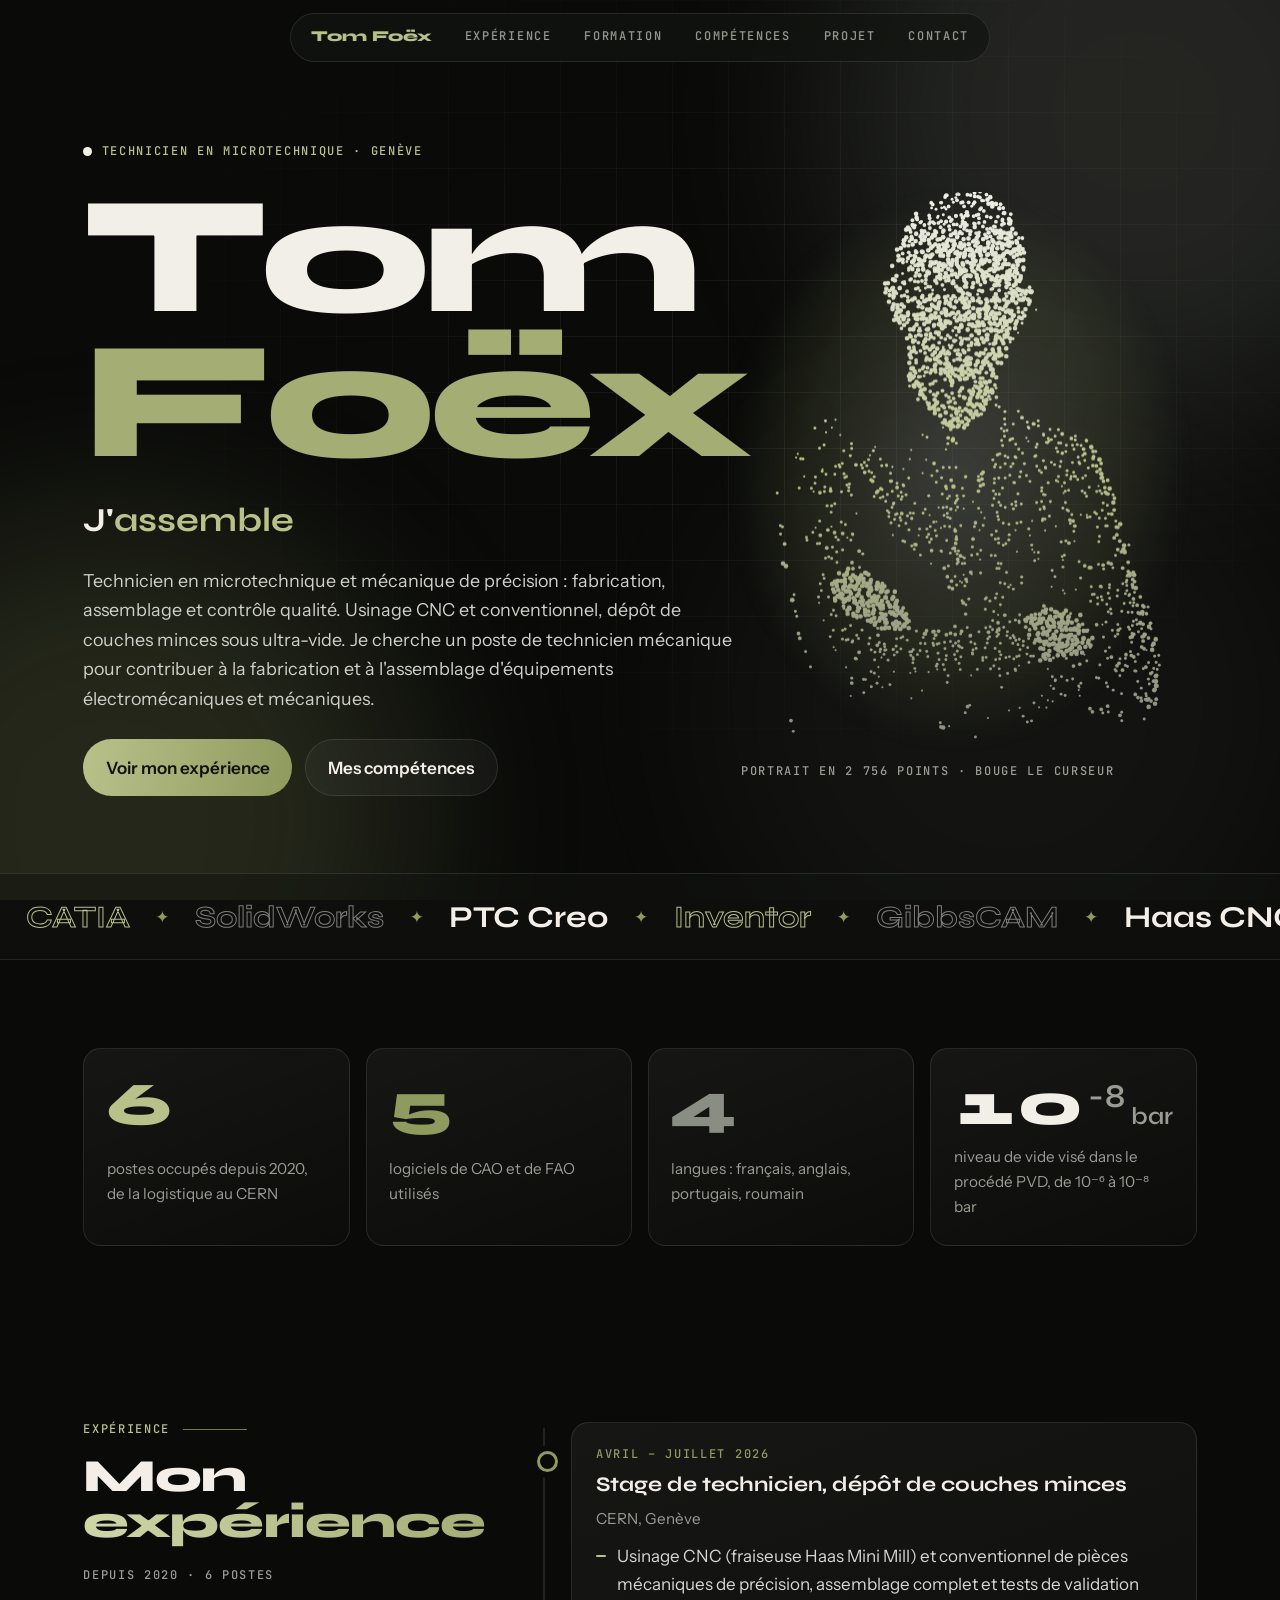
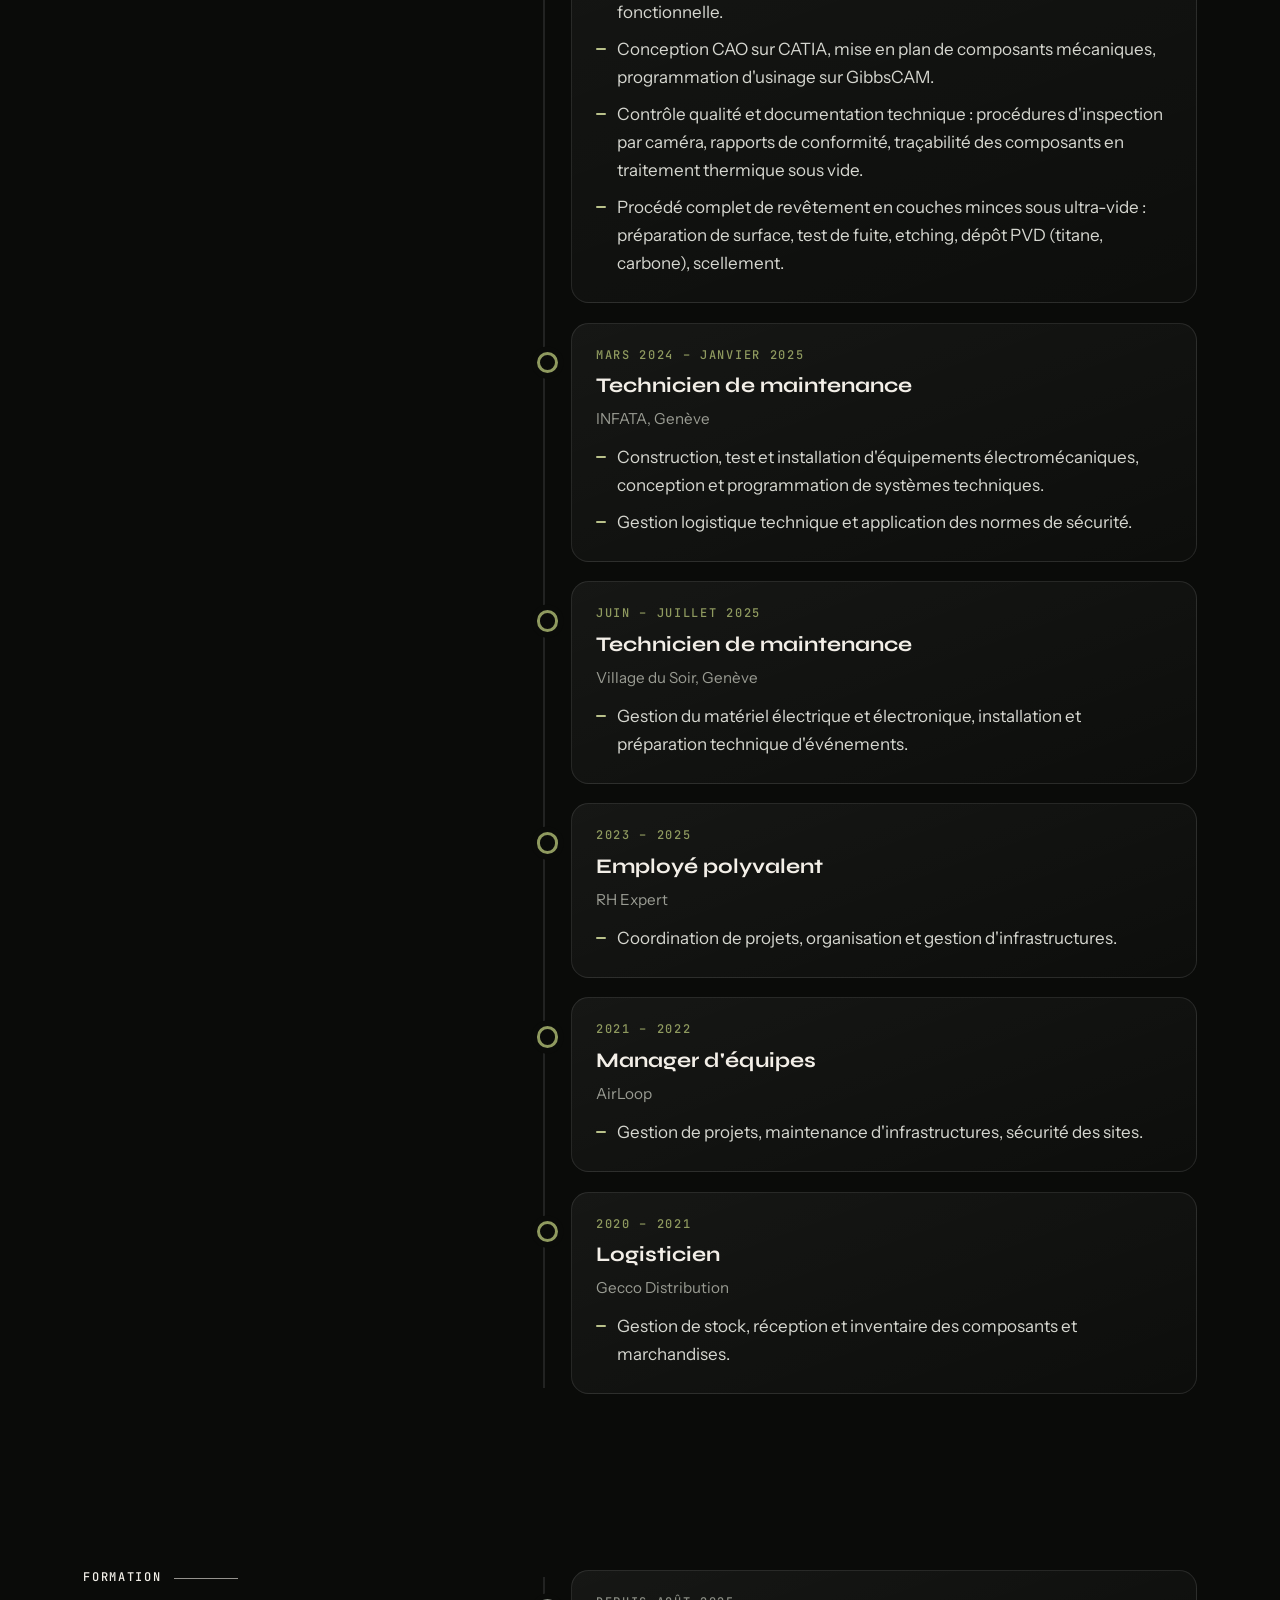
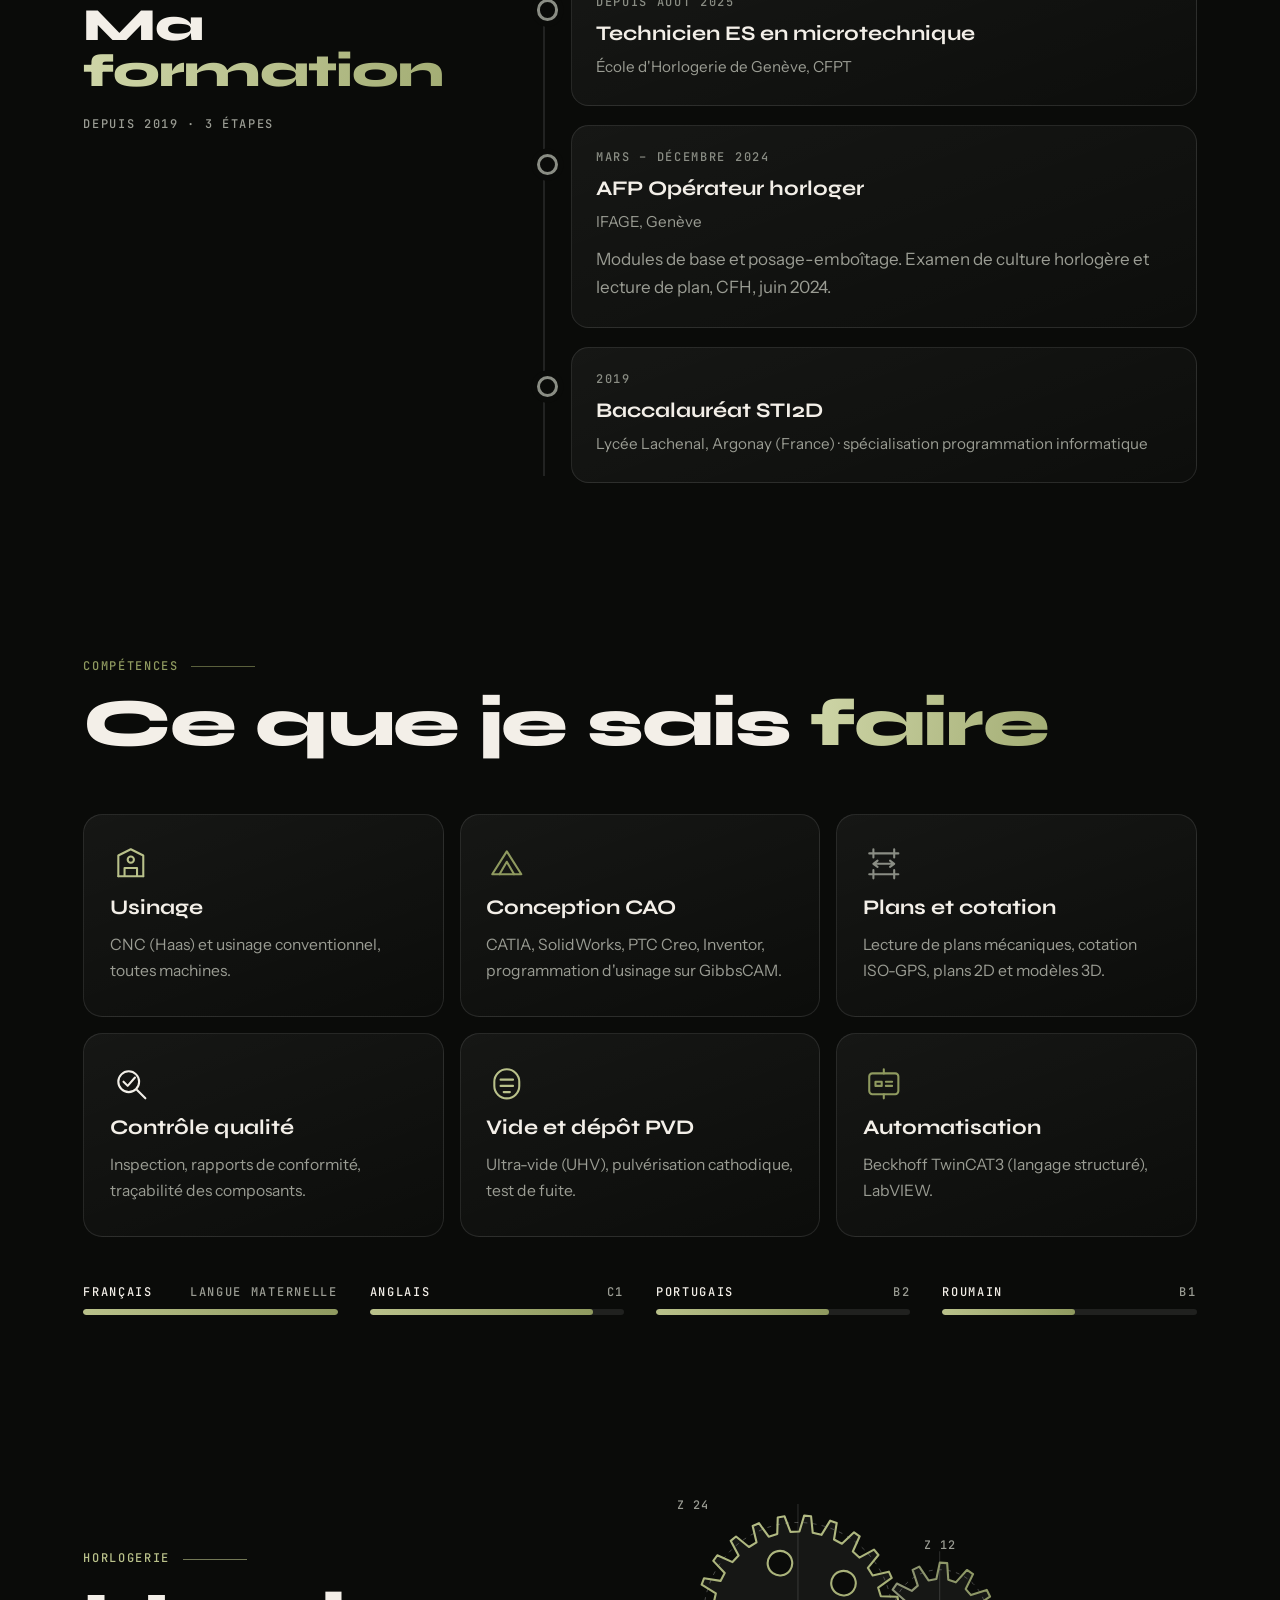
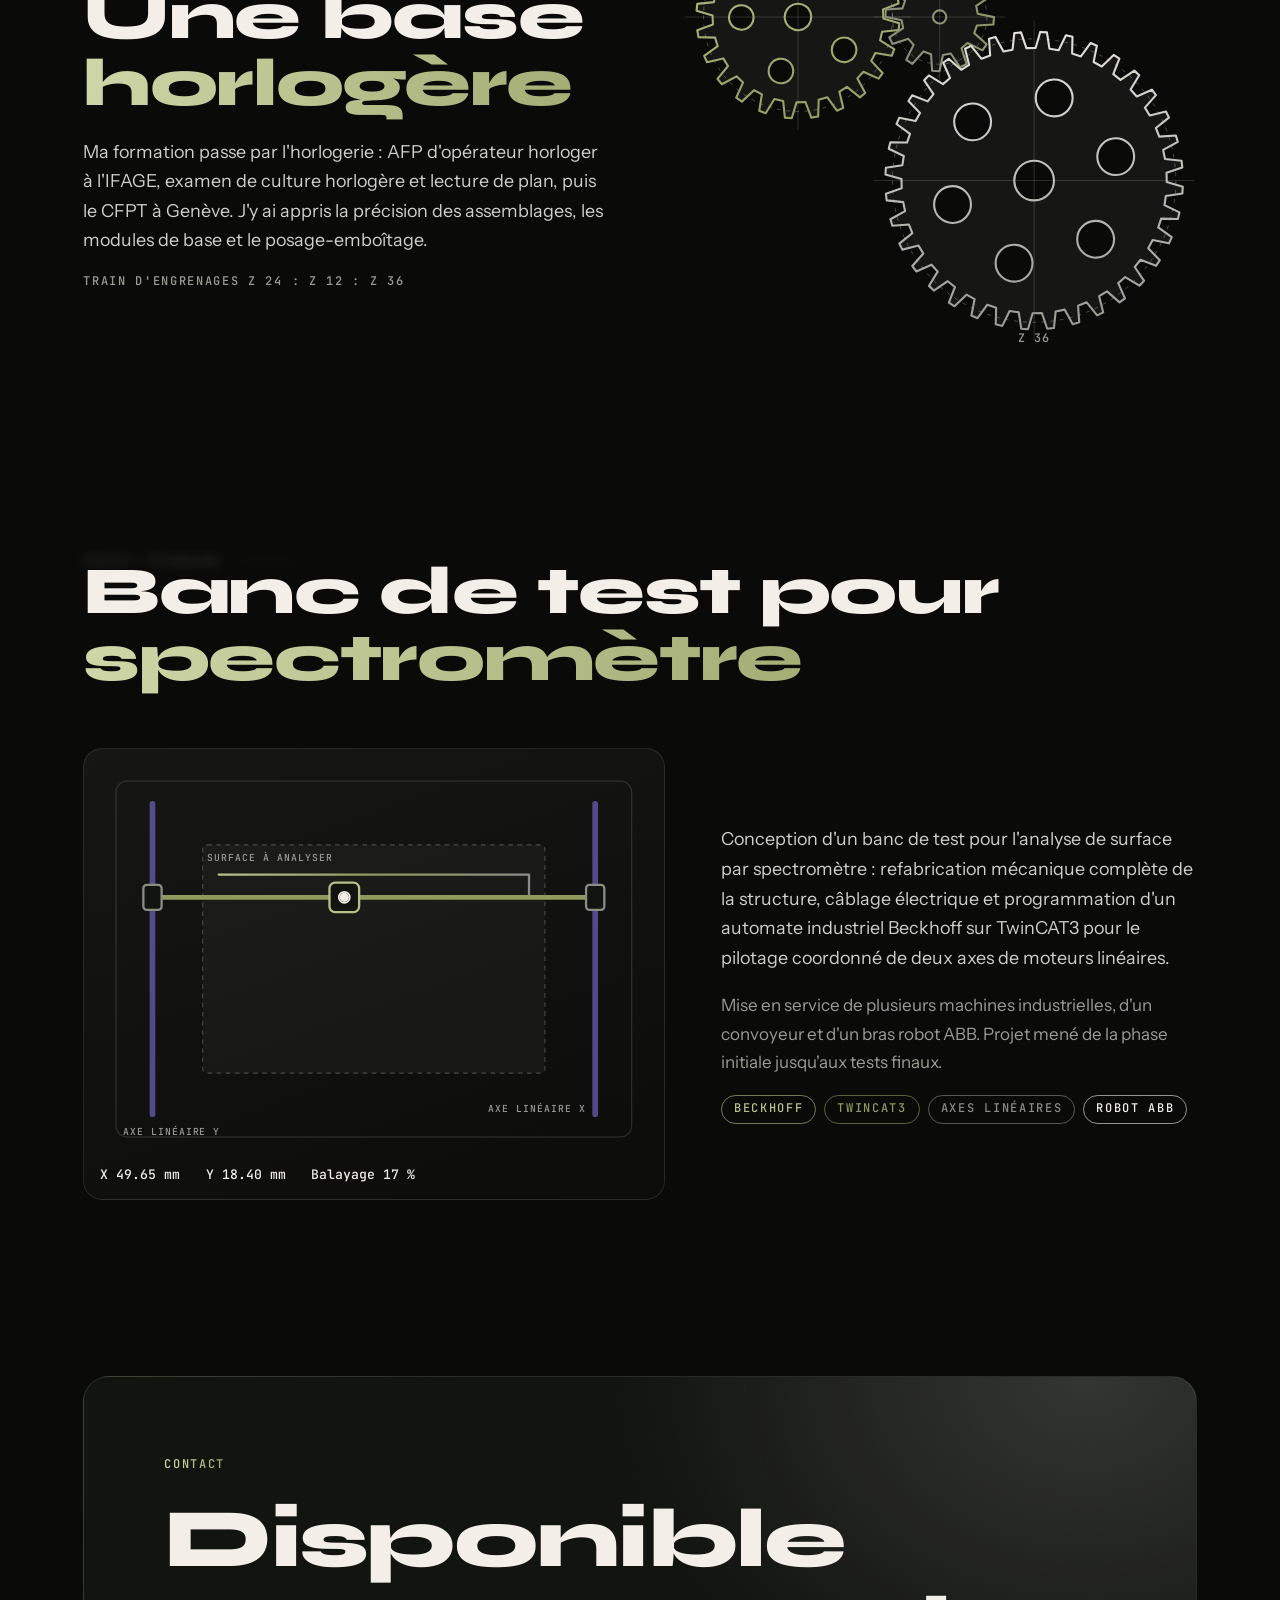
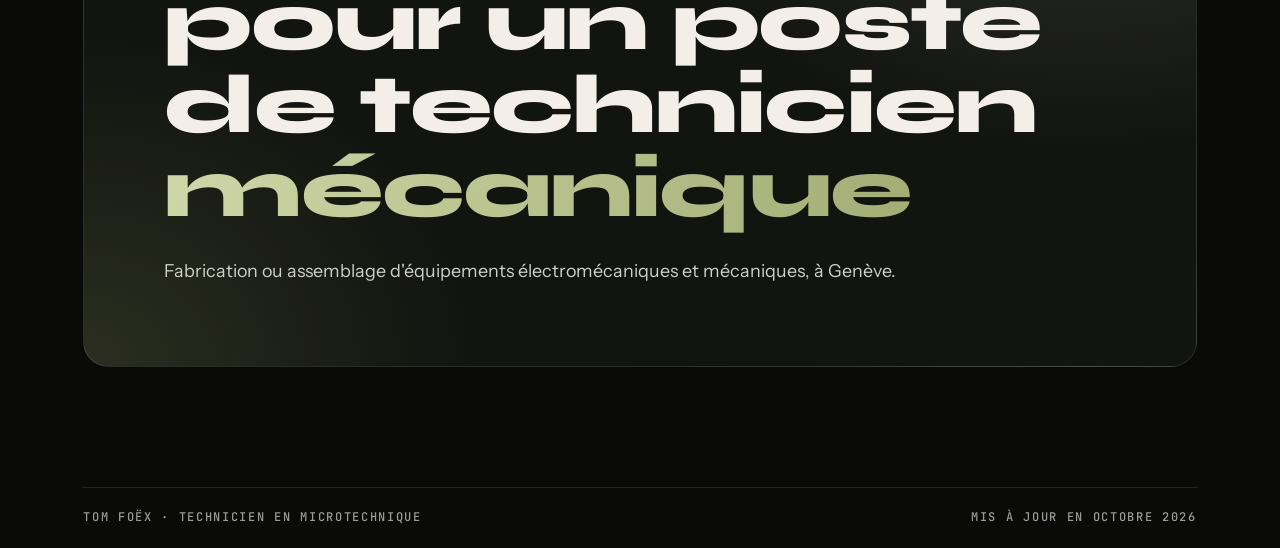
<file: index.html>
<!doctype html>
<html lang="fr">
<head>
<meta charset="utf-8">
<meta name="robots" content="noindex, nofollow">
<meta name="viewport" content="width=device-width, initial-scale=1, viewport-fit=cover">
<meta name="description" content="Tom Foëx, technicien en microtechnique à Genève : expérience, formation, compétences et projets.">
<title>Tom Foëx · Technicien en microtechnique</title>
<link rel="preconnect" href="https://fonts.googleapis.com">
<link rel="preconnect" href="https://fonts.gstatic.com" crossorigin>
<link rel="stylesheet" href="https://fonts.googleapis.com/css2?family=Instrument+Sans:wght@400;500;600&family=JetBrains+Mono:wght@400;500&family=Syne:wght@600;700;800&display=swap">
<style>
/* Concept : une nuit d'atelier. Portrait en points qui réagit au curseur, couleurs chaudes vers froides, mouvement mécanique (engrenages, axes linéaires). Un seul thème, volontairement sombre. */
:root {
  --bg: #0a0b09;
  --bg2: #121410;
  --fg: #f3efe8;
  --muted: #9a9c93;
  --line: rgba(255, 255, 255, 0.1);
  --coral: #8f9a5f;
  --amber: #b9c18a;
  --violet: #8a8d84;
  --cyan: #f2efe8;
  --font-display: "Syne", "Arial Black", Arial, sans-serif;
  --font-body: "Instrument Sans", system-ui, sans-serif;
  --font-mono: "JetBrains Mono", ui-monospace, Menlo, monospace;
  color-scheme: dark;
}
* { box-sizing: border-box; }
body { margin: 0; }
html { scroll-behavior: smooth; }
body {
  background: var(--bg); color: var(--fg);
  font: 400 1.0625rem/1.65 var(--font-body);
  padding-inline: 0; padding-block: 0; overflow-x: hidden;
  -webkit-font-smoothing: antialiased;
}
h1, h2, h3 { font-family: var(--font-display); margin: 0; text-wrap: balance; }
h2 { overflow-wrap: break-word; font-size: clamp(2.2rem, 6vw, 4.2rem); line-height: 1; font-weight: 800; letter-spacing: -0.02em; }
h3 { font-size: 1.3rem; line-height: 1.2; font-weight: 700; }
p { margin: 0; max-width: 62ch; }
ul { margin: 0; padding: 0; list-style: none; display: grid; gap: 0.55rem; max-width: 64ch; }
li { position: relative; padding-left: 1.3rem; color: #d6d7d0; }
li::before { content: ""; position: absolute; left: 0; top: 0.8em; width: 0.6rem; height: 2px; background: var(--c, var(--amber)); border-radius: 2px; }
a { color: inherit; }
a:focus-visible, button:focus-visible { outline: 2px solid var(--cyan); outline-offset: 3px; }
.mono { font: 500 0.75rem/1.3 var(--font-mono); letter-spacing: 0.14em; text-transform: uppercase; }
.muted { color: var(--muted); }

/* fond : lueurs qui dérivent, grille de plan, halo du curseur */
.bg { position: fixed; inset: 0; z-index: 0; pointer-events: none; overflow: hidden; }
.blob { position: absolute; width: 38rem; max-width: 90vw; aspect-ratio: 1; border-radius: 50%; filter: blur(90px); opacity: 0.32; }
.b1 { background: var(--violet); opacity: 0.2; top: -12rem; right: -10rem; animation: drift1 30s ease-in-out infinite alternate; }
.b2 { background: var(--coral); bottom: -14rem; left: -12rem; opacity: 0.2; animation: drift2 36s ease-in-out infinite alternate; }
.b3 { background: var(--cyan); top: 45%; left: 55%; opacity: 0.04; animation: drift1 42s ease-in-out infinite alternate-reverse; }
@keyframes drift1 { to { transform: translate(-8rem, 10rem) scale(1.15); } }
@keyframes drift2 { to { transform: translate(10rem, -8rem) scale(1.1); } }
.cursor-glow { position: fixed; left: 0; top: 0; width: 26rem; height: 26rem; margin: -13rem 0 0 -13rem; border-radius: 50%; z-index: 0; pointer-events: none; background: radial-gradient(circle, rgba(185, 193, 138, 0.13), transparent 62%); transition: opacity 0.4s; opacity: 0; }
@media (hover: none) { .cursor-glow { display: none; } }

main { position: relative; z-index: 1; overflow-x: clip; }
.wrap { width: 100%; max-width: 76rem; margin-inline: auto; padding-inline: max(1rem, 4vw); }
section { padding-block: clamp(3rem, 7vw, 5.5rem); scroll-margin-top: 4rem; }

/* progression + navigation */
.progress { position: fixed; top: 0; left: 0; height: 3px; width: 100%; transform-origin: 0 50%; transform: scaleX(0); background: linear-gradient(90deg, #b9c18a, #8f9a5f); z-index: 30; }
.nav { position: fixed; z-index: 20; top: calc(env(safe-area-inset-top, 0px) + 0.8rem); left: 50%; transform: translateX(-50%); display: flex; align-items: center; gap: 0.25rem; padding: 0.35rem; background: rgba(18, 20, 16, 0.7); backdrop-filter: blur(14px); -webkit-backdrop-filter: blur(14px); border: 1px solid var(--line); border-radius: 999px; max-width: calc(100vw - 1.5rem); overflow-x: auto; scrollbar-width: none; }
.nav a { text-decoration: none; padding: 0.5rem 0.9rem; border-radius: 999px; color: var(--muted); transition: color 0.2s, background 0.2s; white-space: nowrap; }
.nav a:hover, .nav a.on { color: var(--fg); background: rgba(255, 255, 255, 0.08); }
.nav .home { font-family: var(--font-display); font-weight: 800; color: var(--amber); letter-spacing: 0; text-transform: none; font-size: 0.95rem; }
@media (max-width: 34rem) { .nav a { padding: 0.5rem 0.4rem; font-size: 0.6rem; letter-spacing: 0.05em; } .nav .home { display: none; } }

/* hero */
.hero { position: relative; padding-block: clamp(6.5rem, 12vw, 9rem) clamp(3rem, 6vw, 5rem); }
.hero::before { content: ""; position: absolute; inset: 0; z-index: -1; background-image: linear-gradient(var(--line) 1px, transparent 1px), linear-gradient(90deg, var(--line) 1px, transparent 1px); background-size: 3.5rem 3.5rem; -webkit-mask-image: radial-gradient(ellipse 70% 70% at 60% 40%, #000 20%, transparent 75%); mask-image: radial-gradient(ellipse 70% 70% at 60% 40%, #000 20%, transparent 75%); opacity: 0.55; }
.hero-grid { display: grid; grid-template-columns: minmax(0, 1.1fr) minmax(0, 0.9fr); gap: 2.5rem 3rem; align-items: center; }
@media (max-width: 56rem) { .hero-grid { grid-template-columns: minmax(0, 1fr); } }
.hero-text { display: grid; gap: 1.6rem; min-width: 0; }
.eyebrow { display: inline-flex; align-items: center; gap: 0.6rem; color: var(--amber); }
.eyebrow::before { content: ""; width: 0.55rem; height: 0.55rem; border-radius: 50%; background: var(--cyan); box-shadow: 0 0 0 0 rgba(242, 239, 232, 0.6); animation: ping 2.4s ease-out infinite; }
@keyframes ping { to { box-shadow: 0 0 0 0.8rem rgba(242, 239, 232, 0); } }
.name { font-size: clamp(4.2rem, 15vw, 10.5rem); line-height: 0.86; font-weight: 800; letter-spacing: -0.045em; display: grid; }
.name .line { display: block; white-space: nowrap; }
.name span { display: inline-block; color: var(--c, var(--fg)); animation: letter 1s cubic-bezier(0.2, 0.7, 0.2, 1) both; animation-delay: calc(var(--i) * 70ms + 0.2s); }
@keyframes letter { from { opacity: 0.2; transform: translateY(55%) rotate(5deg); filter: blur(10px); } }
.verbs { font-family: var(--font-display); font-weight: 700; font-size: clamp(1.4rem, 3.4vw, 2.1rem); line-height: 1.2; }
.vwrap { display: inline-grid; vertical-align: bottom; }
.v { grid-area: 1 / 1; color: var(--amber); opacity: 0; transform: translateY(0.6em); filter: blur(6px); transition: opacity 0.6s, transform 0.6s, filter 0.6s; }
.pr { color: var(--fg); }
.v.on { opacity: 1; transform: none; filter: none; }
.v.out { opacity: 0; transform: translateY(-0.6em); filter: blur(6px); }
.lead { color: #cfd0c9; font-size: 1.12rem; }
.cta { display: flex; flex-wrap: wrap; gap: 0.8rem; }
.btn { display: inline-flex; align-items: center; gap: 0.6rem; text-decoration: none; padding: 0.85rem 1.4rem; border-radius: 999px; font-weight: 600; transition: transform 0.25s, box-shadow 0.25s, background 0.25s; }
.btn.solid { background: linear-gradient(100deg, var(--amber), var(--coral)); color: #10120b; }
.btn.solid:hover { transform: translateY(-2px); box-shadow: 0 0.8rem 2rem -0.6rem rgba(143, 154, 95, 0.7); }
.btn.ghost { border: 1px solid var(--line); background: rgba(255, 255, 255, 0.04); }
.btn.ghost:hover { background: rgba(255, 255, 255, 0.1); transform: translateY(-2px); }

.portrait { position: relative; width: 100%; max-width: 27rem; justify-self: center; aspect-ratio: 182 / 234; }
.portrait::before { content: ""; position: absolute; inset: -12% -16%; z-index: -1; background: radial-gradient(closest-side, rgba(138, 141, 132, 0.34), rgba(143, 154, 95, 0.14) 55%, transparent 80%); filter: blur(10px); }
.portrait canvas { display: block; width: 100%; height: 100%; touch-action: pan-y; }
.portrait .cap { position: absolute; left: 0; bottom: -2rem; color: var(--muted); }

/* bande défilante */
.marquee { border-block: 1px solid var(--line); overflow: hidden; background: rgba(18, 20, 16, 0.5); padding-block: 1.1rem; }
.track { display: flex; width: max-content; animation: slide 46s linear infinite; }
.marquee:hover .track { animation-play-state: paused; }
.track span { font-family: var(--font-display); font-weight: 700; font-size: clamp(1.2rem, 3vw, 1.9rem); padding-inline: 1.6rem; color: transparent; -webkit-text-stroke: 1px rgba(243, 239, 232, 0.5); white-space: nowrap; }
.track span:nth-child(3n+1) { -webkit-text-stroke-color: var(--amber); }
.track span:nth-child(3n+2) { color: var(--fg); -webkit-text-stroke: 0; }
.track i { color: var(--coral); font-style: normal; align-self: center; }
@keyframes slide { to { transform: translateX(-50%); } }

/* titres de section */
.sec-head { display: grid; gap: 1rem; margin-bottom: clamp(2rem, 5vw, 3.5rem); }
.sec-head .mono { color: var(--c, var(--amber)); display: flex; align-items: center; gap: 0.8rem; }
.sec-head .mono::after { content: ""; height: 1px; width: 4rem; background: currentColor; opacity: 0.6; }
.hl { background: linear-gradient(100deg, #cfd6a8, #a3ad74); -webkit-background-clip: text; background-clip: text; color: transparent; }

/* chiffres */
.stats { display: grid; grid-template-columns: repeat(auto-fit, minmax(13rem, 1fr)); gap: 1rem; }
.stat { padding: 1.6rem 1.4rem; border: 1px solid var(--line); background: linear-gradient(160deg, rgba(255, 255, 255, 0.05), rgba(255, 255, 255, 0.01)); display: grid; gap: 0.5rem; min-width: 0; border-radius: 1.1rem; }
.stat b { font-family: var(--font-display); font-weight: 800; font-size: clamp(2.6rem, 6vw, 3.8rem); line-height: 1; color: var(--c); font-variant-numeric: tabular-nums; }
.stat b small { font-size: 0.4em; color: var(--muted); font-weight: 600; margin-left: 0.2em; }
.stat span { color: var(--muted); font-size: 0.95rem; }

/* parcours */
.tl-wrap { display: grid; grid-template-columns: minmax(0, 0.9fr) minmax(0, 1.5fr); gap: 2rem 3.5rem; align-items: start; }
.tl-side h2 { font-size: clamp(2rem, 3.6vw, 3rem); overflow-wrap: break-word; }
@media (max-width: 56rem) { .tl-wrap { grid-template-columns: minmax(0, 1fr); } }
.tl-side { position: sticky; top: 6rem; display: grid; gap: 1.4rem; }
@media (max-width: 56rem) { .tl-side { position: static; } }
.legend { display: flex; flex-wrap: wrap; gap: 0.5rem 1rem; }
.legend span { display: inline-flex; align-items: center; gap: 0.5rem; color: var(--muted); }
.legend span::before { content: ""; width: 0.6rem; height: 0.6rem; border-radius: 50%; background: var(--c); }
.timeline { position: relative; display: grid; gap: 1.2rem; padding-left: 2.2rem; }
.timeline::before { content: ""; position: absolute; left: 0.45rem; top: 0.4rem; bottom: 0.4rem; width: 2px; background: var(--line); }
.timeline .fill { position: absolute; left: 0.45rem; top: 0.4rem; width: 2px; height: 0; background: linear-gradient(#b9c18a, #8f9a5f); box-shadow: 0 0 1rem rgba(185, 193, 138, 0.6); }
.item { position: relative; padding: 1.5rem 1.5rem 1.6rem; border: 1px solid var(--line); border-radius: 1.1rem; background: linear-gradient(160deg, rgba(255, 255, 255, 0.05), rgba(255, 255, 255, 0.015)); display: grid; gap: 0.7rem; min-width: 0; }
.item::before { content: ""; position: absolute; left: -2.2rem; top: 1.75rem; width: 0.95rem; height: 0.95rem; border-radius: 50%; background: var(--bg); border: 3px solid var(--c); box-shadow: 0 0 0 0.35rem rgba(10, 11, 9, 1); }
.item .when { color: var(--c); }
.item .place { color: var(--muted); font-size: 0.95rem; margin-top: -0.25rem; }
.item.f { --c: var(--violet); } .item.e { --c: var(--coral); } .item.c { --c: var(--cyan); }

/* compétences */
.bento { display: grid; grid-template-columns: repeat(auto-fit, minmax(17rem, 1fr)); gap: 1rem; }
.card { position: relative; overflow: hidden; padding: 1.8rem 1.6rem 2rem; border: 1px solid var(--line); border-radius: 1.2rem; background: linear-gradient(160deg, rgba(255, 255, 255, 0.05), rgba(255, 255, 255, 0.01)); display: grid; gap: 0.7rem; align-content: start; min-width: 0; transition: transform 0.35s, border-color 0.35s; }
.card::before { content: ""; position: absolute; inset: 0; pointer-events: none; opacity: 0; transition: opacity 0.3s; background: radial-gradient(16rem circle at var(--mx, 50%) var(--my, 0%), color-mix(in srgb, var(--c) 28%, transparent), transparent 62%); }
.card:hover { transform: translateY(-4px); border-color: color-mix(in srgb, var(--c) 55%, transparent); }
.card:hover::before { opacity: 1; }
.card .ico { width: 2.6rem; height: 2.6rem; color: var(--c); }
.card p { color: var(--muted); font-size: 0.98rem; position: relative; }
.card h3 { position: relative; }
.langs { display: grid; grid-template-columns: repeat(auto-fit, minmax(13rem, 1fr)); gap: 1.4rem 2rem; margin-top: 3rem; }
.lang { display: grid; gap: 0.55rem; }
.lang div { display: flex; justify-content: space-between; gap: 1rem; }
.bar { height: 6px; border-radius: 6px; background: rgba(255, 255, 255, 0.09); overflow: hidden; }
.bar i { display: block; height: 100%; width: 0; border-radius: 6px; background: linear-gradient(90deg, var(--amber), var(--coral)); transition: width 1.4s cubic-bezier(0.2, 0.7, 0.2, 1) 0.2s; }
.lang.in .bar i { width: var(--w); }

/* atelier : engrenages */
.atelier { display: grid; grid-template-columns: minmax(0, 1fr) minmax(0, 1fr); gap: 2rem 4rem; align-items: center; }
@media (max-width: 56rem) { .atelier { grid-template-columns: minmax(0, 1fr); } }
.atelier .txt { display: grid; gap: 1.2rem; }
.train { width: 100%; max-width: 34rem; justify-self: center; }
.train text { font: 500 9px var(--font-mono); fill: var(--muted); letter-spacing: 0.08em; }
.gb { stroke-width: 1.6; stroke-linejoin: round; fill-rule: evenodd; }
.pitch { fill: none; stroke: rgba(255, 255, 255, 0.28); stroke-width: 0.7; stroke-dasharray: 3 4; }
.axis { stroke: rgba(255, 255, 255, 0.14); stroke-width: 0.8; }

/* projet */
.proj { display: grid; grid-template-columns: minmax(0, 1.1fr) minmax(0, 0.9fr); gap: 2rem 3.5rem; align-items: center; }
@media (max-width: 56rem) { .proj { grid-template-columns: minmax(0, 1fr); } }
.bench { border: 1px solid var(--line); border-radius: 1.2rem; background: linear-gradient(160deg, rgba(255, 255, 255, 0.05), rgba(255, 255, 255, 0.01)); padding: 1rem; display: grid; gap: 0.8rem; min-width: 0; }
.bench svg { width: 100%; height: auto; display: block; }
.bench text { font: 500 8.5px var(--font-mono); fill: var(--muted); letter-spacing: 0.1em; }
.readout { display: flex; flex-wrap: wrap; gap: 0.4rem 1.6rem; font: 500 0.82rem var(--font-mono); font-variant-numeric: tabular-nums; }
.readout b { color: var(--cyan); font-weight: 500; }
.proj .col { display: grid; gap: 1.2rem; min-width: 0; }
.tags { display: flex; flex-wrap: wrap; gap: 0.5rem; }
.tag { border: 1px solid color-mix(in srgb, var(--c) 60%, transparent); color: var(--c); padding: 0.35rem 0.75rem; border-radius: 999px; }

/* contact */
.contact { position: relative; overflow: hidden; border: 1px solid var(--line); border-radius: 1.6rem; padding: clamp(2rem, 7vw, 5rem); display: grid; gap: 1.6rem; background: radial-gradient(60% 90% at 90% 0%, rgba(138, 141, 132, 0.28), transparent 70%), radial-gradient(50% 80% at 0% 100%, rgba(143, 154, 95, 0.2), transparent 70%), var(--bg2); }
.contact h2 { font-size: clamp(2.4rem, 7vw, 5.2rem); max-width: 14ch; }
.todo { width: fit-content; border: 1px dashed var(--amber); color: var(--amber); padding: 0.5rem 0.9rem; border-radius: 999px; }
footer { position: relative; z-index: 1; display: flex; flex-wrap: wrap; justify-content: space-between; gap: 0.5rem 2rem; color: var(--muted); border-top: 1px solid var(--line); padding-block: 1.4rem; margin-top: 2rem; }

/* apparition en fondu */
.rv { opacity: 0.25; transform: translateY(28px); filter: blur(6px); transition: opacity 0.9s ease, transform 0.9s cubic-bezier(0.2, 0.7, 0.2, 1), filter 0.9s ease; transition-delay: var(--d, 0s); }
.rv.in { opacity: 1; transform: none; filter: none; }
@media (prefers-reduced-motion: reduce) {
  html { scroll-behavior: auto; }
  .rv { opacity: 1; transform: none; filter: none; transition: none; }
  .blob, .track, .eyebrow::before, .name span { animation: none; }
  .bar i { transition: none; }
}
</style>
</head>
<body>

<div class="bg" aria-hidden="true"><div class="blob b1"></div><div class="blob b2"></div><div class="blob b3"></div></div>
<div class="cursor-glow" id="glow" aria-hidden="true"></div>
<div class="progress" id="progress" aria-hidden="true"></div>

<nav class="nav mono" aria-label="Navigation">
  <a class="home" href="#haut">Tom Foëx</a>
  <a href="#experience">Expérience</a>
  <a href="#formation">Formation</a>
  <a href="#competences">Compétences</a>
  <a href="#projet">Projet</a>
  <a href="#contact">Contact</a>
</nav>

<main id="haut">
  <header class="hero">
    <div class="wrap hero-grid">
      <div class="hero-text">
        <span class="eyebrow mono">Technicien en microtechnique · Genève</span>
        <h1 class="name" aria-label="Tom Foëx">
          <span class="line" aria-hidden="true"><span style="--i:0;--c:#f2efe8">T</span><span style="--i:1;--c:#f2efe8">o</span><span style="--i:2;--c:#f2efe8">m</span></span>
          <span class="line" aria-hidden="true"><span style="--i:3;--c:#a3ad74">F</span><span style="--i:4;--c:#a3ad74">o</span><span style="--i:5;--c:#a3ad74">ë</span><span style="--i:6;--c:#a3ad74">x</span></span>
        </h1>
        <p class="verbs"><span class="vwrap"><span class="v on"><span class="pr">Je </span>fabrique</span><span class="v"><span class="pr">J'</span>assemble</span><span class="v"><span class="pr">Je </span>contrôle</span><span class="v"><span class="pr">Je </span>programme</span><span class="v"><span class="pr">Je </span>dépose sous vide</span><span class="v"><span class="pr">J'</span>usine</span></span></p>
        <p class="lead">Technicien en microtechnique et mécanique de précision : fabrication, assemblage et contrôle qualité. Usinage CNC et conventionnel, dépôt de couches minces sous ultra-vide. Je cherche un poste de technicien mécanique pour contribuer à la fabrication et à l'assemblage d'équipements électromécaniques et mécaniques.</p>
        <div class="cta">
          <a class="btn solid" href="#experience">Voir mon expérience</a>
          <a class="btn ghost" href="#competences">Mes compétences</a>
        </div>
      </div>
      <div class="portrait">
        <canvas id="portrait" role="img" aria-label="Portrait de Tom Foëx composé de points qui réagissent au curseur"></canvas>
        <span class="cap mono" id="cap">Portrait en points · bouge le curseur</span>
      </div>
    </div>
  </header>

  <div class="marquee" aria-hidden="true">
    <div class="track" id="track">
      <span>CATIA</span><i>✦</i><span>SolidWorks</span><i>✦</i><span>PTC Creo</span><i>✦</i><span>Inventor</span><i>✦</i><span>GibbsCAM</span><i>✦</i><span>Haas CNC</span><i>✦</i><span>ISO-GPS</span><i>✦</i><span>Ultra-vide</span><i>✦</i><span>PVD</span><i>✦</i><span>TwinCAT3</span><i>✦</i><span>LabVIEW</span><i>✦</i><span>Robot ABB</span><i>✦</i>
    </div>
  </div>

  <section>
    <div class="wrap">
      <div class="stats">
        <div class="stat rv" style="--c:var(--amber)"><b data-count="6">6</b><span>postes occupés depuis 2020, de la logistique au CERN</span></div>
        <div class="stat rv" style="--c:var(--coral);--d:.08s"><b data-count="5">5</b><span>logiciels de CAO et de FAO utilisés</span></div>
        <div class="stat rv" style="--c:var(--violet);--d:.16s"><b data-count="4">4</b><span>langues : français, anglais, portugais, roumain</span></div>
        <div class="stat rv" style="--c:var(--cyan);--d:.24s"><b>10<small style="font-size:.55em;vertical-align:.5em">-8</small><small>bar</small></b><span>niveau de vide visé dans le procédé PVD, de 10⁻⁶ à 10⁻⁸ bar</span></div>
      </div>
    </div>
  </section>

  <section id="experience">
    <div class="wrap tl-wrap">
      <div class="tl-side">
        <div class="sec-head" style="margin:0;--c:var(--amber)">
          <span class="mono rv">Expérience</span>
          <h2 class="rv">Mon <span class="hl">expérience</span></h2>
        </div>
        <p class="muted rv mono">Depuis 2020 · 6 postes</p>
      </div>
      <div class="timeline">
        <div class="fill"></div>
        <article class="item e rv">
          <span class="when mono">Avril – juillet 2026</span>
          <h3>Stage de technicien, dépôt de couches minces</h3>
          <span class="place">CERN, Genève</span>
          <ul style="--c:var(--amber)">
            <li>Usinage CNC (fraiseuse Haas Mini Mill) et conventionnel de pièces mécaniques de précision, assemblage complet et tests de validation fonctionnelle.</li>
            <li>Conception CAO sur CATIA, mise en plan de composants mécaniques, programmation d'usinage sur GibbsCAM.</li>
            <li>Contrôle qualité et documentation technique : procédures d'inspection par caméra, rapports de conformité, traçabilité des composants en traitement thermique sous vide.</li>
            <li>Procédé complet de revêtement en couches minces sous ultra-vide : préparation de surface, test de fuite, etching, dépôt PVD (titane, carbone), scellement.</li>
          </ul>
        </article>
        <article class="item e rv">
          <span class="when mono">Mars 2024 – janvier 2025</span>
          <h3>Technicien de maintenance</h3>
          <span class="place">INFATA, Genève</span>
          <ul style="--c:var(--amber)">
            <li>Construction, test et installation d'équipements électromécaniques, conception et programmation de systèmes techniques.</li>
            <li>Gestion logistique technique et application des normes de sécurité.</li>
          </ul>
        </article>
        <article class="item e rv">
          <span class="when mono">Juin – juillet 2025</span>
          <h3>Technicien de maintenance</h3>
          <span class="place">Village du Soir, Genève</span>
          <ul style="--c:var(--amber)">
            <li>Gestion du matériel électrique et électronique, installation et préparation technique d'événements.</li>
          </ul>
        </article>
        <article class="item e rv">
          <span class="when mono">2023 – 2025</span>
          <h3>Employé polyvalent</h3>
          <span class="place">RH Expert</span>
          <ul style="--c:var(--amber)">
            <li>Coordination de projets, organisation et gestion d'infrastructures.</li>
          </ul>
        </article>
        <article class="item e rv">
          <span class="when mono">2021 – 2022</span>
          <h3>Manager d'équipes</h3>
          <span class="place">AirLoop</span>
          <ul style="--c:var(--amber)">
            <li>Gestion de projets, maintenance d'infrastructures, sécurité des sites.</li>
          </ul>
        </article>
        <article class="item e rv">
          <span class="when mono">2020 – 2021</span>
          <h3>Logisticien</h3>
          <span class="place">Gecco Distribution</span>
          <ul style="--c:var(--amber)">
            <li>Gestion de stock, réception et inventaire des composants et marchandises.</li>
          </ul>
        </article>
      </div>
    </div>
  </section>

  <section id="formation">
    <div class="wrap tl-wrap">
      <div class="tl-side">
        <div class="sec-head" style="margin:0;--c:var(--cyan)">
          <span class="mono rv">Formation</span>
          <h2 class="rv">Ma <span class="hl">formation</span></h2>
        </div>
        <p class="muted rv mono">Depuis 2019 · 3 étapes</p>
      </div>
      <div class="timeline">
        <div class="fill"></div>
        <article class="item f rv">
          <span class="when mono">Depuis août 2025</span>
          <h3>Technicien ES en microtechnique</h3>
          <span class="place">École d'Horlogerie de Genève, CFPT</span>
        </article>
        <article class="item f rv">
          <span class="when mono">Mars – décembre 2024</span>
          <h3>AFP Opérateur horloger</h3>
          <span class="place">IFAGE, Genève</span>
          <p class="muted">Modules de base et posage-emboîtage. Examen de culture horlogère et lecture de plan, CFH, juin 2024.</p>
        </article>
        <article class="item f rv">
          <span class="when mono">2019</span>
          <h3>Baccalauréat STI2D</h3>
          <span class="place">Lycée Lachenal, Argonay (France) · spécialisation programmation informatique</span>
        </article>
      </div>
    </div>
  </section>

  <section id="competences">
    <div class="wrap">
      <div class="sec-head" style="--c:var(--coral)">
        <span class="mono rv">Compétences</span>
        <h2 class="rv">Ce que je sais <span class="hl">faire</span></h2>
      </div>
      <div class="bento">
        <article class="card rv" style="--c:var(--amber)">
          <svg class="ico" viewBox="0 0 40 40" fill="none" stroke="currentColor" stroke-width="2" stroke-linecap="round" stroke-linejoin="round"><path d="M8 32V12l12-6 12 6v20"/><path d="M8 32h24M14 32v-8h12v8"/><circle cx="20" cy="16" r="3"/></svg>
          <h3>Usinage</h3><p>CNC (Haas) et usinage conventionnel, toutes machines.</p>
        </article>
        <article class="card rv" style="--c:var(--coral);--d:.07s">
          <svg class="ico" viewBox="0 0 40 40" fill="none" stroke="currentColor" stroke-width="2" stroke-linecap="round" stroke-linejoin="round"><path d="M6 30 20 8l14 22z"/><path d="M13 30 20 18l7 12"/></svg>
          <h3>Conception CAO</h3><p>CATIA, SolidWorks, PTC Creo, Inventor, programmation d'usinage sur GibbsCAM.</p>
        </article>
        <article class="card rv" style="--c:var(--violet);--d:.14s">
          <svg class="ico" viewBox="0 0 40 40" fill="none" stroke="currentColor" stroke-width="2" stroke-linecap="round" stroke-linejoin="round"><path d="M6 10h28M6 30h28M10 6v8M10 26v8M30 6v8M30 26v8"/><path d="M10 20h20M14 17l-4 3 4 3M26 17l4 3-4 3"/></svg>
          <h3>Plans et cotation</h3><p>Lecture de plans mécaniques, cotation ISO-GPS, plans 2D et modèles 3D.</p>
        </article>
        <article class="card rv" style="--c:var(--cyan);--d:.07s">
          <svg class="ico" viewBox="0 0 40 40" fill="none" stroke="currentColor" stroke-width="2" stroke-linecap="round" stroke-linejoin="round"><circle cx="18" cy="18" r="10"/><path d="m26 26 8 8M13 18l4 4 7-8"/></svg>
          <h3>Contrôle qualité</h3><p>Inspection, rapports de conformité, traçabilité des composants.</p>
        </article>
        <article class="card rv" style="--c:var(--amber);--d:.14s">
          <svg class="ico" viewBox="0 0 40 40" fill="none" stroke="currentColor" stroke-width="2" stroke-linecap="round" stroke-linejoin="round"><rect x="8" y="6" width="24" height="28" rx="12"/><path d="M14 16h12M14 22h12M17 28h6"/></svg>
          <h3>Vide et dépôt PVD</h3><p>Ultra-vide (UHV), pulvérisation cathodique, test de fuite.</p>
        </article>
        <article class="card rv" style="--c:var(--coral);--d:.21s">
          <svg class="ico" viewBox="0 0 40 40" fill="none" stroke="currentColor" stroke-width="2" stroke-linecap="round" stroke-linejoin="round"><rect x="6" y="10" width="28" height="20" rx="3"/><path d="M12 18h6v4h-6zM22 18h6M22 22h6M20 6v4M20 30v4"/></svg>
          <h3>Automatisation</h3><p>Beckhoff TwinCAT3 (langage structuré), LabVIEW.</p>
        </article>
      </div>
      <div class="langs">
        <div class="lang rv" style="--w:100%"><div class="mono"><span>Français</span><span class="muted">langue maternelle</span></div><div class="bar"><i></i></div></div>
        <div class="lang rv" style="--w:88%;--d:.08s"><div class="mono"><span>Anglais</span><span class="muted">C1</span></div><div class="bar"><i></i></div></div>
        <div class="lang rv" style="--w:68%;--d:.16s"><div class="mono"><span>Portugais</span><span class="muted">B2</span></div><div class="bar"><i></i></div></div>
        <div class="lang rv" style="--w:52%;--d:.24s"><div class="mono"><span>Roumain</span><span class="muted">B1</span></div><div class="bar"><i></i></div></div>
      </div>
    </div>
  </section>

  <section id="atelier">
    <div class="wrap atelier">
      <div class="txt">
        <div class="sec-head" style="margin:0;--c:var(--amber)">
          <span class="mono rv">Horlogerie</span>
          <h2 class="rv">Une base <span class="hl">horlogère</span></h2>
        </div>
        <p class="lead rv">Ma formation passe par l'horlogerie : AFP d'opérateur horloger à l'IFAGE, examen de culture horlogère et lecture de plan, puis le CFPT à Genève. J'y ai appris la précision des assemblages, les modules de base et le posage-emboîtage.</p>
        <p class="muted rv mono">Train d'engrenages Z 24 : Z 12 : Z 36</p>
      </div>
      <svg class="train rv" id="train" viewBox="-96 -96 400 350" role="img" aria-label="Train de trois engrenages en rotation, 24, 12 et 36 dents">
        <defs>
          <linearGradient id="g0" x1="0" y1="0" x2="1" y2="1"><stop offset="0" stop-color="#b9c18a"/><stop offset="1" stop-color="#8f9a5f"/></linearGradient>
          <linearGradient id="g1" x1="0" y1="0" x2="1" y2="1"><stop offset="0" stop-color="#8f9a5f"/><stop offset="1" stop-color="#8a8d84"/></linearGradient>
          <linearGradient id="g2" x1="0" y1="0" x2="1" y2="1"><stop offset="0" stop-color="#8a8d84"/><stop offset="1" stop-color="#f2efe8"/></linearGradient>
        </defs>
        <g id="axes"></g><g id="pitches"></g><g id="gears"></g>
        <text x="-92" y="-82">Z 24</text><text x="96" y="-52">Z 12</text><text x="168" y="248">Z 36</text>
      </svg>
    </div>
  </section>

  <section id="projet">
    <div class="wrap">
      <div class="sec-head" style="--c:var(--cyan)">
        <span class="mono rv">Projet technique</span>
        <h2 class="rv">Banc de test pour <span class="hl">spectromètre</span></h2>
      </div>
      <div class="proj">
        <div class="bench rv">
          <svg viewBox="0 0 480 340" role="img" aria-label="Schéma animé de deux axes linéaires balayant une surface en serpentin">
            <defs>
              <linearGradient id="tr" x1="0" y1="0" x2="1" y2="0"><stop offset="0" stop-color="#b9c18a"/><stop offset="0.5" stop-color="#8f9a5f"/><stop offset="1" stop-color="#8a8d84"/></linearGradient>
            </defs>
            <rect x="14" y="14" width="452" height="312" rx="10" fill="none" stroke="rgba(255,255,255,0.14)"/>
            <rect x="90" y="70" width="300" height="200" rx="4" fill="rgba(255,255,255,0.03)" stroke="rgba(255,255,255,0.22)" stroke-dasharray="4 4"/>
            <text x="94" y="84">SURFACE À ANALYSER</text>
            <line x1="46" y1="34" x2="46" y2="306" stroke="rgba(145,131,255,0.5)" stroke-width="5" stroke-linecap="round"/>
            <line x1="434" y1="34" x2="434" y2="306" stroke="rgba(145,131,255,0.5)" stroke-width="5" stroke-linecap="round"/>
            <text x="20" y="324">AXE LINÉAIRE Y</text>
            <path id="trace" d="" pathLength="1" fill="none" stroke="url(#tr)" stroke-width="2" stroke-linecap="round" stroke-linejoin="round" stroke-dasharray="1" stroke-dashoffset="1"/>
            <g id="gantry">
              <line x1="46" y1="0" x2="434" y2="0" stroke="#8f9a5f" stroke-width="4" stroke-linecap="round"/>
              <rect x="38" y="-11" width="16" height="22" rx="3" fill="#121410" stroke="#8a8d84" stroke-width="2"/>
              <rect x="426" y="-11" width="16" height="22" rx="3" fill="#121410" stroke="#8a8d84" stroke-width="2"/>
              <g id="carriage">
                <rect x="-13" y="-13" width="26" height="26" rx="5" fill="#121410" stroke="#b9c18a" stroke-width="2"/>
                <circle r="4" fill="#f2efe8"/>
                <circle id="spot" r="8" fill="none" stroke="#f2efe8" stroke-width="1.5"/>
              </g>
            </g>
            <text x="340" y="304">AXE LINÉAIRE X</text>
          </svg>
          <div class="readout"><span>X <b id="rx">0.00</b> mm</span><span>Y <b id="ry">0.00</b> mm</span><span>Balayage <b id="rp">0</b> %</span></div>
        </div>
        <div class="col">
          <p class="lead rv">Conception d'un banc de test pour l'analyse de surface par spectromètre : refabrication mécanique complète de la structure, câblage électrique et programmation d'un automate industriel Beckhoff sur TwinCAT3 pour le pilotage coordonné de deux axes de moteurs linéaires.</p>
          <p class="muted rv">Mise en service de plusieurs machines industrielles, d'un convoyeur et d'un bras robot ABB. Projet mené de la phase initiale jusqu'aux tests finaux.</p>
          <div class="tags mono rv">
            <span class="tag" style="--c:var(--amber)">Beckhoff</span><span class="tag" style="--c:var(--coral)">TwinCAT3</span><span class="tag" style="--c:var(--violet)">Axes linéaires</span><span class="tag" style="--c:var(--cyan)">Robot ABB</span>
          </div>
        </div>
      </div>
    </div>
  </section>

  <section id="contact">
    <div class="wrap">
      <div class="contact rv">
        <span class="mono hl" style="width:fit-content">Contact</span>
        <h2>Disponible pour un poste de technicien <span class="hl">mécanique</span></h2>
        <p class="lead">Fabrication ou assemblage d'équipements électromécaniques et mécaniques, à Genève.</p>
        
      </div>
    </div>
  </section>

  <div class="wrap"><footer class="mono"><span>Tom Foëx · Technicien en microtechnique</span><span>Mis à jour en octobre 2026</span></footer></div>
</main>

<script>
(function () {
  var reduce = window.matchMedia && window.matchMedia("(prefers-reduced-motion: reduce)").matches;
  var $ = function (id) { return document.getElementById(id); };

  /* ---------- fondus à l'apparition ---------- */
  var rv = document.querySelectorAll(".rv, .lang");
  if ("IntersectionObserver" in window && !reduce) {
    var io = new IntersectionObserver(function (es) {
      es.forEach(function (e) { if (e.isIntersecting) { e.target.classList.add("in"); io.unobserve(e.target); } });
    }, { threshold: 0.12, rootMargin: "0px 0px -6% 0px" });
    rv.forEach(function (n) { io.observe(n); });
  } else { rv.forEach(function (n) { n.classList.add("in"); }); }

  /* ---------- compteurs ---------- */
  var counters = document.querySelectorAll("[data-count]");
  function runCount(el) {
    var to = +el.getAttribute("data-count"), t0 = null;
    if (reduce) { el.textContent = to; return; }
    el.textContent = 0;
    (function step(t) {
      if (t0 === null) t0 = t;
      var p = Math.min(1, (t - t0) / 1400), e = 1 - Math.pow(1 - p, 3);
      el.textContent = Math.round(to * e);
      if (p < 1) requestAnimationFrame(step);
    })(performance.now());
  }
  if ("IntersectionObserver" in window) {
    var co = new IntersectionObserver(function (es) {
      es.forEach(function (e) { if (e.isIntersecting) { runCount(e.target); co.unobserve(e.target); } });
    }, { threshold: 0.6 });
    counters.forEach(function (c) { co.observe(c); });
  }

  /* ---------- verbes qui défilent ---------- */
  var verbs = document.querySelectorAll(".v"), vi = 0;
  if (!reduce && verbs.length > 1) {
    setInterval(function () {
      var cur = verbs[vi]; cur.classList.remove("on"); cur.classList.add("out");
      vi = (vi + 1) % verbs.length;
      var nx = verbs[vi]; nx.classList.remove("out"); nx.classList.add("on");
      setTimeout(function () { cur.classList.remove("out"); }, 700);
    }, 2200);
  }

  /* ---------- bande défilante : on double le contenu ---------- */
  var track = $("track");
  track.innerHTML += track.innerHTML;

  /* ---------- progression, navigation, ligne du parcours, halo ---------- */
  var progress = $("progress"), glow = $("glow"), tls = [].slice.call(document.querySelectorAll(".timeline"));
  var links = [].slice.call(document.querySelectorAll(".nav a")).filter(function (a) { return a.getAttribute("href") !== "#haut"; });
  var secs = links.map(function (a) { return document.querySelector(a.getAttribute("href")); });
  function onScroll() {
    var h = document.documentElement.scrollHeight - innerHeight;
    progress.style.transform = "scaleX(" + (h > 0 ? scrollY / h : 0) + ")";
    tls.forEach(function (tl) {
      var r = tl.getBoundingClientRect(), p = (innerHeight * 0.6 - r.top) / r.height;
      tl.querySelector(".fill").style.height = Math.max(0, Math.min(1, p)) * (r.height - 12) + "px";
    });
    var cur = -1;
    secs.forEach(function (s, i) { if (s && s.getBoundingClientRect().top < innerHeight * 0.4) cur = i; });
    links.forEach(function (a, i) { a.classList.toggle("on", i === cur); });
  }
  addEventListener("scroll", onScroll, { passive: true });
  addEventListener("resize", onScroll);
  onScroll();
  addEventListener("pointermove", function (e) {
    if (e.pointerType === "touch") return;
    glow.style.opacity = 1;
    glow.style.transform = "translate(" + e.clientX + "px," + e.clientY + "px)";
  }, { passive: true });
  document.querySelectorAll(".card").forEach(function (c) {
    c.addEventListener("pointermove", function (e) {
      var r = c.getBoundingClientRect();
      c.style.setProperty("--mx", (e.clientX - r.left) + "px");
      c.style.setProperty("--my", (e.clientY - r.top) + "px");
    });
  });

  /* ---------- portrait en points ---------- */
  var P = [694,2,713,1,725,0,734,0,754,0,766,3,794,0,810,0,830,1,690,4,694,3,713,5,725,5,742,5,750,5,794,4,806,4,810,5,831,6,650,8,662,9,713,8,750,9,761,7,770,9,786,8,814,8,847,7,851,9,646,10,661,11,665,11,685,13,754,12,786,10,809,10,826,10,835,10,847,12,863,10,878,10,657,14,677,13,693,14,702,13,762,13,810,15,875,14,886,13,595,18,669,17,681,18,726,19,742,19,763,17,794,19,802,19,822,16,870,19,895,16,910,18,591,21,617,20,638,20,642,22,661,21,694,21,706,21,718,22,738,22,751,21,767,20,774,20,802,22,830,21,842,21,870,21,907,22,578,24,594,23,650,25,666,25,678,24,694,25,697,24,710,23,738,24,750,24,758,26,798,23,822,24,862,25,882,23,894,24,911,24,911,25,579,27,586,29,594,27,606,26,618,27,638,27,646,27,658,26,698,29,718,27,730,27,742,29,754,28,762,27,770,26,786,26,806,28,826,27,838,27,858,29,862,29,878,26,890,27,907,26,911,27,567,30,586,30,614,32,623,32,638,31,654,32,666,31,674,30,730,31,734,29,750,29,779,31,791,29,830,31,842,30,851,31,871,32,879,30,895,31,899,29,923,30,555,32,574,34,599,33,607,35,631,35,635,35,659,33,687,32,706,32,730,34,742,34,746,34,762,32,774,35,794,35,806,34,826,33,851,33,863,32,879,35,891,34,903,35,923,34,559,38,574,37,595,35,607,37,623,38,651,36,659,36,671,38,683,38,707,36,722,35,734,37,762,37,774,36,786,38,803,37,826,36,839,38,859,35,871,38,879,35,899,38,911,36,915,37,934,38,551,40,555,41,578,40,579,39,599,39,611,40,619,40,635,40,667,40,671,41,687,38,703,40,715,41,719,39,743,39,755,40,771,39,775,39,787,41,799,39,819,41,827,39,835,39,851,41,871,42,879,39,895,39,903,40,915,38,931,41,950,39,551,44,555,43,578,42,591,42,603,44,607,42,639,44,647,45,659,44,671,42,695,44,695,42,719,45,723,43,743,42,755,44,767,43,775,44,787,44,799,42,815,45,835,42,835,43,855,42,867,44,883,44,895,43,903,44,915,42,935,43,943,45,543,47,566,45,623,45,643,47,667,46,679,48,691,47,699,45,711,47,723,45,743,45,747,47,759,45,779,47,787,47,799,46,815,47,827,48,839,45,851,45,867,47,883,46,887,47,911,45,915,46,927,46,939,46,531,48,566,51,590,50,595,51,611,51,631,49,647,48,667,51,675,50,691,48,703,50,711,50,727,49,731,50,747,50,763,49,771,48,783,49,799,50,819,50,823,50,847,48,859,50,863,51,887,51,895,51,903,50,923,49,927,50,939,49,955,48,531,54,550,52,570,53,590,53,603,52,623,54,643,53,651,53,667,51,671,53,703,52,707,52,727,53,735,52,747,51,759,52,779,53,791,53,807,52,811,53,831,52,835,53,851,53,871,54,883,51,891,52,907,51,923,52,931,53,947,52,955,51,539,57,550,57,562,56,566,55,583,57,603,57,611,56,623,55,643,55,643,55,667,57,671,57,683,57,703,57,715,57,731,56,739,55,755,55,759,54,783,56,783,55,803,57,811,56,831,57,859,57,863,55,875,57,895,57,903,55,923,55,931,54,943,57,955,57,535,58,546,60,561,59,578,58,583,58,603,61,610,59,619,59,639,58,659,60,671,60,691,60,703,59,711,60,731,58,735,60,751,60,763,59,779,60,787,58,807,60,815,60,823,59,839,58,855,60,863,58,879,58,887,61,899,61,915,61,935,59,947,58,955,58,535,62,573,62,590,62,603,62,614,64,627,64,639,62,651,61,667,63,671,62,691,62,707,61,715,62,731,61,735,63,751,61,767,63,779,63,791,64,807,62,811,64,823,62,835,62,855,62,863,63,879,62,891,61,907,63,919,63,935,62,947,63,955,63,539,65,557,65,566,64,583,65,599,65,615,65,631,67,655,64,663,64,679,66,683,64,703,65,719,67,731,66,743,67,755,65,763,66,783,66,787,64,799,65,815,66,835,64,839,66,859,65,871,64,883,64,895,67,911,66,923,64,931,65,954,66,545,69,590,68,594,69,627,68,635,69,655,67,667,69,671,67,695,69,703,70,715,69,727,69,743,69,747,68,767,70,775,70,791,68,803,68,819,70,831,67,847,69,855,67,867,70,879,69,895,68,899,67,915,70,935,68,947,68,515,73,574,73,590,71,603,70,627,71,639,71,651,71,663,72,671,73,691,72,699,73,727,71,747,73,751,72,779,71,795,72,803,73,815,70,827,72,847,71,859,73,863,73,883,73,887,72,903,73,915,72,931,71,947,73,499,76,511,76,523,75,530,74,549,75,570,74,590,75,598,76,610,75,618,74,690,75,718,77,718,74,735,74,755,75,771,76,787,77,803,76,827,75,847,77,847,74,871,76,875,76,895,77,899,76,919,75,935,74,939,74,491,77,502,79,515,80,539,80,558,77,606,79,626,77,630,79,642,80,662,77,678,78,685,78,717,77,750,78,759,78,814,80,829,78,858,78,858,79,874,78,907,77,923,79,927,77,943,78,958,79,495,81,511,81,538,81,566,83,590,81,602,81,609,82,621,81,649,83,729,83,738,82,747,83,759,80,782,80,790,81,802,82,845,82,850,82,862,80,874,82,906,82,923,83,931,83,942,83,955,81,967,83,987,83,491,85,515,84,522,84,526,85,554,86,649,84,725,85,751,85,767,86,775,85,786,84,797,85,809,83,893,85,906,85,914,84,931,85,942,86,959,85,975,84,979,83,507,87,518,89,529,89,542,87,562,88,587,89,603,88,615,89,627,86,639,88,651,88,667,88,675,88,687,88,698,87,739,87,747,88,759,89,783,89,802,89,810,88,835,89,846,88,854,88,866,88,898,88,919,88,935,88,947,90,955,89,967,90,503,92,566,91,587,90,599,92,619,92,623,92,639,90,655,91,659,91,671,92,695,91,694,90,707,90,726,92,743,90,755,91,763,90,771,92,786,91,798,92,822,91,827,90,847,91,859,91,871,91,875,91,891,91,907,92,915,91,939,91,939,91,955,90,975,91,977,91,503,95,515,95,531,95,547,95,570,95,591,93,607,94,627,94,646,94,658,96,674,95,690,94,703,94,707,93,743,93,751,94,759,94,771,95,787,96,807,96,811,93,830,94,842,95,858,94,862,93,895,93,903,93,915,93,931,93,959,94,970,94,984,95,515,99,527,97,551,97,586,97,602,97,615,97,639,99,647,96,663,98,671,98,691,99,703,99,714,97,722,97,735,96,755,97,763,97,775,97,787,98,807,98,811,98,827,98,835,97,851,96,863,98,875,97,891,97,899,99,911,98,938,98,951,98,527,101,539,101,543,100,562,102,566,101,615,102,623,100,635,100,647,102,655,101,679,101,695,101,695,100,706,101,726,102,735,101,755,99,771,102,775,101,791,100,807,102,811,100,831,100,835,100,859,102,875,102,883,99,895,100,911,101,915,100,938,101,950,101,523,104,535,104,543,105,554,105,566,104,587,104,599,103,611,103,619,104,639,105,643,106,659,105,671,105,691,103,695,103,707,104,722,105,743,104,751,105,759,105,779,105,787,104,807,105,819,103,831,103,843,103,855,105,863,102,883,103,891,105,899,105,919,105,923,103,943,105,519,108,531,107,551,107,566,107,591,107,595,107,611,107,619,107,631,107,643,106,659,106,671,107,695,109,703,108,739,107,755,108,767,107,779,107,787,107,799,107,823,107,827,106,835,106,855,107,863,106,879,107,895,109,911,107,915,107,931,108,947,106,538,110,539,109,563,109,566,111,595,111,619,111,635,109,651,112,667,109,679,111,691,110,699,109,711,110,723,110,743,111,747,111,763,109,771,111,795,110,803,111,819,110,827,111,843,110,859,110,867,112,875,110,895,110,903,111,911,109,931,111,949,110,542,114,555,112,571,115,586,113,606,115,626,112,634,115,650,113,675,113,683,113,693,114,730,113,735,115,747,114,763,113,783,113,791,113,807,113,830,115,847,115,847,112,859,115,883,112,895,112,911,114,923,112,933,114,558,116,567,115,602,116,606,117,626,116,635,116,651,118,659,118,679,116,683,115,697,117,717,117,738,117,799,117,826,117,846,115,859,116,867,116,875,118,899,115,903,117,915,118,932,118,575,122,586,121,598,120,610,121,627,120,638,119,666,120,671,119,698,120,721,121,783,120,807,119,811,119,831,120,835,120,867,120,883,119,891,120,903,119,567,123,582,124,594,122,627,124,633,124,654,123,678,123,690,124,698,123,729,124,742,123,753,123,762,124,770,123,791,124,803,124,815,123,831,124,835,124,859,124,862,122,875,122,895,122,907,123,917,123,579,127,594,126,619,126,622,126,670,126,723,125,739,126,750,126,782,127,786,127,803,126,819,126,855,128,870,125,883,125,887,127,909,127,571,130,582,129,614,129,619,131,651,129,681,130,701,129,713,129,741,129,766,131,770,129,802,128,841,128,871,131,879,129,895,130,571,134,586,131,594,134,631,131,643,132,651,131,663,132,671,134,683,133,702,134,710,131,722,133,738,132,754,132,770,132,798,132,826,133,839,132,855,132,867,132,875,134,899,131,571,137,586,135,606,134,622,135,631,136,651,137,655,135,683,135,691,137,703,136,731,136,735,135,755,135,759,135,775,138,795,136,807,137,819,135,835,137,843,136,859,137,863,137,883,137,575,139,630,139,655,140,667,138,675,138,695,140,698,140,730,140,734,140,767,140,771,139,787,140,803,139,811,139,831,139,839,140,855,140,871,138,875,138,571,144,590,142,602,142,626,141,630,141,667,142,671,143,698,144,718,143,742,142,754,142,767,144,775,144,795,143,803,143,819,143,826,141,867,143,879,143,571,146,586,145,634,147,651,145,663,147,675,144,691,145,695,145,711,145,751,147,763,145,775,145,795,145,807,145,819,146,822,146,843,146,851,145,575,148,602,149,614,148,618,149,647,150,659,149,675,149,687,150,699,148,711,148,727,149,743,148,747,149,771,149,775,149,795,150,799,149,815,150,847,149,851,149,575,153,583,151,598,154,625,151,642,152,658,151,675,153,691,151,703,151,715,151,723,153,739,150,747,152,759,152,779,152,791,151,839,154,855,151,571,155,583,155,602,155,605,156,617,155,703,154,707,156,727,154,735,156,751,154,763,156,775,154,787,156,810,157,830,154,843,155,851,154,575,158,591,157,595,159,602,159,653,159,657,159,690,157,706,158,715,157,727,159,743,158,755,157,763,159,790,159,822,159,827,160,839,159,855,159,569,163,587,163,603,161,603,162,630,162,638,161,717,162,781,162,802,160,811,163,827,160,839,161,858,162,587,164,603,166,607,164,627,165,634,165,740,166,781,165,799,164,811,165,831,166,847,166,861,165,595,169,611,168,631,167,638,168,666,169,682,167,710,169,737,169,775,167,791,167,807,168,819,168,827,167,835,168,849,168,615,170,619,172,654,170,690,171,706,170,738,171,746,170,759,173,779,170,787,171,799,170,815,171,827,170,838,171,610,173,623,174,642,174,678,176,706,174,710,176,718,174,754,173,763,173,775,173,799,173,815,173,831,175,841,175,870,176,629,177,635,179,655,178,666,177,682,179,698,177,722,177,754,177,767,178,775,176,799,178,819,176,823,178,639,182,655,180,667,181,678,180,686,181,714,181,726,182,738,181,758,182,775,181,787,181,807,180,815,181,823,180,861,180,873,181,647,182,667,183,666,183,698,183,718,182,730,186,734,184,750,184,759,183,771,184,787,185,799,184,823,184,893,185,933,185,659,186,679,188,710,188,726,186,738,186,775,186,791,187,803,188,810,187,950,189,289,191,320,192,683,189,691,192,719,191,727,191,735,189,747,191,763,190,783,189,787,189,893,191,965,190,677,194,686,195,707,193,711,192,719,195,735,192,747,193,767,195,893,195,965,193,990,195,1005,193,249,198,684,198,707,197,715,196,731,197,735,196,751,197,757,196,877,198,973,197,973,198,1005,197,308,199,710,199,897,201,925,200,1041,200,1069,200,284,202,336,204,612,204,877,204,889,204,1029,203,1061,204,1086,203,625,205,702,207,714,207,933,205,960,207,1021,205,1049,208,1057,206,1118,207,1129,206,373,211,701,211,715,209,721,208,909,209,921,210,972,210,1037,209,1069,208,1129,209,1166,209,301,213,861,212,881,213,925,212,1001,214,1033,211,1073,213,1097,213,1125,211,1133,212,1149,214,1157,213,265,216,377,215,445,217,452,215,576,217,692,216,937,216,993,215,1061,216,1081,217,1158,216,1183,215,345,220,869,220,873,220,953,220,989,219,1049,218,1069,219,1085,220,1097,219,1121,218,1190,218,1201,219,192,221,369,222,436,222,865,221,889,222,917,223,925,223,993,223,1097,221,1153,221,1190,222,1203,223,184,224,201,224,209,225,433,225,473,225,624,226,849,226,901,224,1025,227,1089,225,1117,227,1141,226,1161,226,1190,224,1205,226,317,230,333,230,337,227,390,229,409,230,413,227,489,230,564,229,654,229,861,229,893,229,917,228,957,228,1021,227,1049,228,1057,229,1081,228,1141,228,1194,227,1218,228,276,233,333,231,413,231,425,231,477,231,508,231,564,233,681,232,701,232,725,232,857,232,873,232,909,231,981,231,1029,233,1165,233,1202,231,1214,233,273,235,329,234,418,235,433,235,449,234,485,235,612,236,661,234,689,235,814,236,945,236,1005,235,1101,235,1121,235,1198,235,1214,235,212,239,289,238,317,238,357,239,449,239,509,238,645,239,761,240,801,239,814,238,865,240,905,238,941,239,965,238,1053,237,1069,239,1101,238,1113,239,1125,239,1129,240,1161,239,1214,240,1227,239,265,242,349,241,442,242,506,243,569,241,761,240,801,243,814,243,853,242,889,241,1073,243,1113,241,1137,242,1153,241,1222,240,1238,242,249,245,438,245,501,245,525,245,549,245,714,244,806,243,818,246,853,244,973,243,1037,245,1072,244,1093,245,1222,244,1235,246,197,248,217,249,281,249,286,247,301,249,357,247,361,248,373,247,474,249,526,248,537,249,549,247,677,247,694,248,719,247,745,249,806,248,881,249,921,247,1013,248,1080,247,1173,249,1204,248,1230,249,117,253,248,250,281,252,306,251,369,251,458,253,462,251,477,251,501,251,693,250,802,251,853,251,949,252,1013,252,1088,252,1093,252,1149,252,1173,253,1205,252,1230,252,1242,253,377,255,453,255,493,254,533,256,541,253,557,254,681,254,705,256,725,254,745,254,857,255,861,254,877,255,937,253,1025,255,1049,254,1129,255,1217,253,1234,254,1257,255,305,256,469,257,477,257,493,258,541,259,633,256,701,259,733,258,1041,259,1153,256,1229,257,1262,258,477,261,513,261,513,259,557,259,705,260,725,262,784,259,869,261,929,261,945,262,989,262,1013,260,1105,260,1221,262,1259,262,289,264,305,264,321,263,589,262,629,264,681,265,697,265,729,265,801,266,849,264,877,264,889,265,925,264,1021,265,1093,264,1241,264,289,266,505,268,537,267,664,268,705,267,709,267,728,268,748,266,897,266,921,267,1021,266,1101,267,1217,268,1258,267,388,271,501,271,501,270,525,270,542,270,569,270,581,270,613,271,632,272,697,271,816,272,865,269,1009,269,1017,271,1105,269,1121,272,1144,271,1168,271,1201,270,1241,270,1250,271,521,272,533,273,577,274,681,273,697,273,820,274,865,273,1017,275,1161,272,1177,274,1197,273,1209,275,265,277,337,277,505,278,521,276,549,276,577,275,649,277,660,277,705,275,794,278,865,277,885,278,945,278,980,277,1017,277,1025,276,1109,278,1122,277,1225,276,133,280,304,281,353,281,533,281,557,279,629,281,685,281,705,281,741,281,789,281,817,281,905,279,929,279,1060,279,1126,281,1130,280,1209,282,1225,279,1237,281,1265,280,1279,280,137,282,248,282,569,284,605,284,629,284,672,282,804,284,905,284,924,284,1270,282,1274,282,133,288,245,286,270,288,294,285,314,286,342,286,373,285,657,285,718,286,721,285,849,288,865,285,969,286,1040,288,1121,286,1270,286,221,290,377,289,512,289,600,290,625,290,633,288,661,289,725,289,972,289,1270,288,221,293,313,293,329,293,344,292,373,292,545,293,557,292,637,294,645,292,726,292,782,292,857,292,869,292,885,292,905,292,1097,293,1124,293,1209,294,1225,293,1278,291,138,295,257,296,265,296,585,296,594,297,685,298,722,297,873,295,893,295,985,297,1097,294,1110,295,1274,295,1295,297,1305,297,290,299,389,300,577,298,692,301,717,300,722,300,777,298,980,300,1291,301,325,302,341,301,398,303,585,301,646,301,669,301,733,302,809,301,861,301,928,302,992,303,1009,304,1299,301,309,306,321,306,366,306,605,305,709,304,729,304,738,306,744,306,777,305,809,306,853,305,965,307,1093,305,1265,306,1282,306,285,308,305,308,697,307,734,309,753,308,804,309,1016,309,1084,309,1101,307,143,312,325,311,640,313,729,312,737,311,753,312,869,311,881,313,1141,310,1205,313,1238,312,1254,312,1306,311,155,315,690,316,701,315,869,316,873,317,1089,315,1162,314,1178,316,1182,316,1226,314,1257,316,1298,316,359,320,367,317,378,317,409,317,777,320,897,320,1049,318,1306,319,1315,318,1326,320,285,323,335,321,351,322,363,322,383,322,387,323,407,322,423,320,435,321,748,322,758,322,780,322,809,321,1221,321,1301,323,1314,321,1327,322,281,326,351,325,371,325,387,324,395,325,407,326,419,325,427,326,439,326,694,324,725,324,758,326,949,324,1057,324,1149,325,1301,326,1310,323,1322,326,269,329,306,329,319,327,331,327,343,327,351,328,375,327,383,328,399,329,399,327,415,328,431,329,447,328,463,329,463,329,478,329,710,327,740,327,765,328,877,329,889,328,912,329,961,329,1181,330,1233,328,1285,329,1297,328,1330,328,311,330,319,330,327,333,347,332,355,331,371,331,375,331,391,331,407,332,423,331,427,331,439,332,459,331,475,332,487,331,706,333,729,331,748,332,757,331,1060,330,1225,331,1245,332,1301,331,1322,330,273,335,319,336,327,335,347,333,351,334,367,333,383,333,403,334,419,336,431,335,443,334,459,334,467,335,483,335,499,335,714,333,893,335,921,334,1088,335,1132,334,1205,335,1245,333,1273,334,1301,335,1326,333,1335,333,177,339,315,337,335,338,339,338,355,338,367,336,375,338,395,336,423,337,431,338,443,339,455,338,475,337,479,336,491,337,511,338,865,338,1092,338,1185,338,1193,338,1237,337,1301,339,1313,338,1329,337,265,341,297,341,323,341,335,341,343,342,359,342,367,342,383,341,399,341,403,341,435,340,443,341,451,342,467,340,487,340,491,341,511,342,769,342,825,341,881,341,1201,341,1213,340,1269,341,1309,340,1334,342,1350,340,179,342,323,344,339,343,355,344,363,344,383,345,387,344,403,345,415,343,439,344,443,344,455,344,463,343,479,344,499,345,511,343,527,344,741,343,821,343,829,345,861,344,1181,344,1217,343,1237,346,1317,345,1325,345,170,346,256,348,346,348,351,346,363,346,379,346,391,346,407,346,411,347,431,346,451,348,463,347,471,348,479,347,503,347,507,348,523,348,531,348,734,347,757,347,861,347,877,347,1205,346,1257,348,1293,346,1325,348,1338,347,1354,348,1362,348,313,352,349,350,367,350,383,349,395,349,399,350,419,351,427,349,451,351,455,349,475,350,479,351,495,352,503,349,523,349,531,350,550,350,1245,350,1285,352,1337,351,1367,351,185,354,363,355,383,354,395,352,403,353,423,354,435,353,447,354,462,354,470,354,479,355,503,354,507,354,527,354,531,352,547,353,559,355,757,355,994,355,1006,353,1015,354,1027,354,1047,353,1063,353,1067,353,1113,355,1237,353,1249,354,1321,354,1350,353,1370,355,1377,353,189,357,305,355,321,357,370,356,379,356,391,356,403,357,423,356,439,358,447,357,455,357,475,358,491,356,511,355,519,355,539,356,551,357,559,358,757,355,813,356,868,356,982,356,995,358,1011,356,1019,358,1031,357,1043,358,1059,357,1079,356,1083,357,1091,357,1115,358,1325,356,1357,356,1370,358,280,361,422,361,431,361,443,360,451,359,475,362,483,359,491,360,519,361,527,361,555,359,559,360,570,361,917,362,925,359,937,360,963,360,963,360,983,359,995,359,1011,360,1023,359,1027,360,1043,359,1055,361,1071,360,1087,361,1099,359,1107,360,1127,359,1135,361,1321,361,1337,359,439,362,455,364,467,363,487,362,495,362,515,364,527,365,539,363,551,364,555,364,571,364,837,362,870,362,886,362,905,362,933,363,962,364,971,362,979,362,999,363,1011,362,1015,362,1031,365,1051,364,1059,362,1079,363,1079,362,1095,362,1103,364,1119,362,1139,364,1154,364,1202,364,1220,364,1233,362,1337,364,1358,363,1382,363,353,367,369,365,457,367,475,367,487,367,491,366,503,366,523,367,539,367,547,365,555,365,567,367,761,366,825,367,841,367,869,367,889,366,962,365,979,368,999,366,1003,368,1019,367,1039,366,1051,366,1059,366,1075,366,1083,365,1099,367,1107,366,1127,367,1131,365,1143,366,1281,367,1305,366,1321,365,1353,367,1362,366,1379,366,1385,367,301,371,341,369,409,368,581,371,622,371,630,369,646,369,654,369,670,370,706,371,706,368,746,370,770,370,829,369,838,371,865,368,873,369,897,371,974,368,999,369,1011,371,1027,370,1031,370,1043,369,1055,369,1067,370,1083,369,1091,368,1111,368,1127,370,1135,369,1143,369,1159,369,1173,369,1257,370,1274,368,1293,370,1321,371,1341,371,1370,371,194,371,297,374,389,373,462,373,597,373,622,372,658,372,694,373,722,372,741,372,773,373,821,372,841,374,865,372,913,374,995,374,1003,371,1015,373,1035,372,1051,373,1063,374,1079,374,1083,373,1091,372,1107,372,1131,374,1139,371,1143,372,1167,373,1221,374,1261,374,1269,372,1289,373,1318,374,1321,374,1350,373,1366,372,1379,373,198,375,345,376,353,377,361,376,377,378,389,375,525,376,549,375,553,376,653,375,733,378,833,377,837,375,865,374,897,376,925,375,937,376,957,377,969,376,999,377,1011,377,1027,375,1031,376,1043,376,1055,377,1071,375,1083,377,1095,375,1111,376,1119,377,1131,377,1155,375,1159,376,1175,377,1318,375,1350,375,1378,376,1399,376,373,378,429,380,462,381,465,379,485,380,549,378,605,379,621,380,645,379,685,379,709,379,721,379,777,379,789,380,833,379,877,380,917,379,933,380,998,379,1003,380,1023,378,1035,378,1051,380,1059,380,1075,380,1087,380,1103,380,1107,378,1119,381,1139,379,1151,379,1163,378,1171,379,1317,379,1358,378,1395,380,312,383,433,381,465,381,485,383,521,382,537,383,585,384,645,381,653,383,717,382,733,382,745,383,913,382,929,381,945,384,957,382,965,383,1011,383,1023,384,1035,382,1047,383,1059,383,1075,382,1087,382,1095,382,1115,381,1123,383,1135,381,1147,383,1163,383,1179,381,1350,382,1362,384,1378,381,316,385,441,384,453,387,469,386,485,385,513,385,513,385,529,387,577,387,605,386,669,385,689,384,729,386,745,387,781,385,789,384,821,386,853,384,873,386,1027,387,1039,385,1043,386,1063,387,1071,384,1083,387,1099,386,1111,385,1127,386,1131,386,1147,384,1225,386,1245,387,1313,386,1368,385,1387,385,225,387,398,387,485,389,493,390,509,389,549,388,581,390,601,388,625,389,665,389,693,390,717,389,781,389,781,388,873,389,969,389,985,390,1001,390,1023,390,1031,389,1043,390,1063,389,1071,390,1091,389,1091,389,1115,388,1123,387,1135,388,1151,388,1189,390,1298,389,1318,390,1341,388,1409,390,390,392,497,393,629,391,669,394,689,392,729,393,741,391,805,392,813,391,861,393,893,391,905,391,917,393,933,391,937,390,977,391,1023,391,1027,392,1043,394,1057,393,1097,393,1148,392,1241,392,1246,390,1277,393,1317,393,1322,392,1397,390,392,394,449,395,464,396,569,396,581,396,661,397,817,395,865,394,973,396,1015,396,1169,395,1278,396,1329,396,1377,396,1401,396,237,400,585,400,593,397,661,399,681,397,737,397,853,398,936,398,1122,399,1142,397,1201,398,1270,399,1297,398,1313,398,1366,400,1413,398,356,400,464,400,516,403,572,402,588,403,660,402,685,401,741,402,797,401,841,400,877,403,921,403,929,402,1261,401,1286,402,1325,403,1369,400,1393,401,1405,402,441,404,453,405,632,404,873,406,901,405,1265,404,1333,406,1389,404,1402,406,373,409,456,407,701,407,776,406,1036,407,1065,408,1081,408,1121,409,1201,409,1205,409,1277,407,1394,407,1399,407,374,413,413,412,429,411,457,413,697,413,1053,411,1077,412,1101,410,1373,410,1394,411,1403,411,493,414,1137,415,1145,413,1229,413,1333,414,1361,414,1394,413,1399,415,441,416,476,417,604,417,877,416,1057,418,1140,419,1140,417,1233,417,1253,418,1349,417,1403,417,417,421,1020,422,1028,422,1081,422,1261,421,1330,422,1369,422,1399,419,372,424,576,426,1097,423,1140,424,1342,425,1349,425,1369,424,1398,423,1399,425,1036,428,1354,428,1361,427,1374,426,1386,428,1402,426,989,431,1048,429,1395,431,766,433,773,432,940,434,1028,434,1178,434,1379,433,757,437,904,437,957,436,1004,435,1194,438,1218,436,1237,437,1225,441,1254,441,1278,441,1285,438,844,442,1361,444,170,445,673,446,688,447,965,446,981,445,1285,445,674,450,683,450,177,454,793,460,159,470];
  var IW = 182, IH = 234;
  var cv = $("portrait"), cx2 = cv.getContext("2d");
  var parts = [], scale = 1, dpr = Math.min(2, window.devicePixelRatio || 1);
  var ptr = { x: -999, y: -999, on: false };
  $("cap").textContent = "Portrait en " + (P.length / 2).toLocaleString("fr-CH").replace(/ /g, " ") + " points · bouge le curseur";

  function lerp(a, b, t) { return a + (b - a) * t; }
  function ramp(t) {            // ambre -> corail -> violet
    var s = [[240, 240, 234], [185, 193, 138], [138, 141, 132]], k = t < 0.5 ? 0 : 1, u = t < 0.5 ? t * 2 : (t - 0.5) * 2;
    return [lerp(s[k][0], s[k + 1][0], u), lerp(s[k][1], s[k + 1][1], u), lerp(s[k][2], s[k + 1][2], u)];
  }
  function build() {
    var w = cv.clientWidth; if (!w) return;
    scale = w / IW;
    cv.width = Math.round(w * dpr); cv.height = Math.round(w * IH / IW * dpr);
    cx2.setTransform(dpr, 0, 0, dpr, 0, 0);
    var old = parts.length === P.length / 2;
    for (var i = 0; i < P.length; i += 2) {
      var n = i / 2, v = P[i], lvl = v & 3, hx = (v >> 2) / 2 * scale, hy = P[i + 1] / 2 * scale;
      var c = ramp(Math.min(1, Math.max(0, (hy / scale) / IH)));
      var pt = old ? parts[n] : { x: 0, y: 0, vx: 0, vy: 0, d: 0 };
      if (!old) {
        var ang = Math.random() * 6.283, rad = (0.6 + Math.random() * 1.1) * w;
        pt.x = w / 2 + Math.cos(ang) * rad; pt.y = w * IH / IW / 2 + Math.sin(ang) * rad;
        pt.d = Math.random() * 0.9;
        parts.push(pt);
      }
      pt.hx = hx; pt.hy = hy; pt.r = (0.55 + lvl * 0.28) * scale * 0.62 + 0.25;
      pt.c = "rgb(" + (c[0] | 0) + "," + (c[1] | 0) + "," + (c[2] | 0) + ")"; pt.l = lvl;
      pt.ph = Math.random() * 6.283;
    }
  }
  function drawStatic() {
    cx2.clearRect(0, 0, cv.clientWidth, cv.clientHeight);
    parts.forEach(function (p) { cx2.fillStyle = p.c; cx2.beginPath(); cx2.arc(p.hx, p.hy, p.r, 0, 6.283); cx2.fill(); });
  }
  function frame(now) {
    var t = (now - t0) / 1000, R = 56 * scale / 2.4 + 28, R2 = R * R;
    cx2.clearRect(0, 0, cv.clientWidth, cv.clientHeight);
    var k = 0.01 + 0.05 * Math.min(1, Math.max(0, (t - 0.2) / 2.2));
    for (var i = 0; i < parts.length; i++) {
      var p = parts[i];
      var tt = Math.max(0, t - p.d * 0.9), kk = k * Math.min(1, tt * 1.6);
      var tx = p.hx + Math.sin(t * 0.9 + p.ph) * 0.6, ty = p.hy + Math.cos(t * 0.8 + p.ph) * 0.6;
      p.vx += (tx - p.x) * kk; p.vy += (ty - p.y) * kk;
      var near = false;
      if (ptr.on) {
        var dx = p.x - ptr.x, dy = p.y - ptr.y, d2 = dx * dx + dy * dy;
        if (d2 < R2) {
          var d = Math.sqrt(d2) || 1, f = (1 - d / R); f *= f * 2.6;
          p.vx += dx / d * f; p.vy += dy / d * f; near = true;
        }
      }
      p.vx *= 0.86; p.vy *= 0.86; p.x += p.vx; p.y += p.vy;
      cx2.fillStyle = near ? "#f2efe8" : p.c;
      cx2.beginPath(); cx2.arc(p.x, p.y, near ? p.r * 1.25 : p.r, 0, 6.283); cx2.fill();
    }
    requestAnimationFrame(frame);
  }
  var t0 = performance.now();
  build();
  if ("ResizeObserver" in window) new ResizeObserver(function () { build(); if (reduce) drawStatic(); }).observe(cv);
  if (reduce) { parts.forEach(function (p) { p.x = p.hx; p.y = p.hy; }); drawStatic(); }
  else {
    requestAnimationFrame(frame);
    addEventListener("pointermove", function (e) {
      var r = cv.getBoundingClientRect();
      ptr.x = e.clientX - r.left; ptr.y = e.clientY - r.top;
      ptr.on = ptr.x > -60 && ptr.y > -60 && ptr.x < r.width + 60 && ptr.y < r.height + 60;
    }, { passive: true });
    cv.addEventListener("pointerleave", function () { ptr.on = false; });
    cv.addEventListener("pointerdown", function (e) {
      var r = cv.getBoundingClientRect(), bx = e.clientX - r.left, by = e.clientY - r.top;
      parts.forEach(function (p) {
        var dx = p.x - bx, dy = p.y - by, d = Math.sqrt(dx * dx + dy * dy) || 1;
        if (d < 170 * scale / 2) { var f = (1 - d / (170 * scale / 2)) * 14; p.vx += dx / d * f; p.vy += dy / d * f; }
      });
    });
  }

  /* ---------- train d'engrenages ---------- */
  (function () {
    var NS = "http://www.w3.org/2000/svg", M = 6, A0 = 0, B0 = Math.PI / 3;
    var gears = [
      { n: 24, x: 0, y: 0, holes: 5, f: "url(#g0)" },
      { n: 12, x: 108, y: 0, holes: 0, f: "url(#g1)" },
      { n: 36, x: 108 + 144 * Math.cos(Math.PI / 3), y: 144 * Math.sin(Math.PI / 3), holes: 6, f: "url(#g2)" }
    ];
    function circle(cx, cy, r) { return "M" + (cx - r) + "," + cy + "a" + r + "," + r + " 0 1,0 " + (2 * r) + ",0a" + r + "," + r + " 0 1,0 " + (-2 * r) + ",0Z"; }
    function path(g) {
      var r = M * g.n / 2, ro = r + M * 0.9, rr = r - M * 1.15, s = Math.PI * 2 / g.n, pts = [];
      for (var k = 0; k < g.n; k++) {
        [[-0.3, rr], [-0.13, ro], [0.13, ro], [0.3, rr]].forEach(function (p) {
          var a = k * s + p[0] * s;
          pts.push((Math.cos(a) * p[1]).toFixed(2) + "," + (Math.sin(a) * p[1]).toFixed(2));
        });
      }
      var d = "M" + pts.join("L") + "Z" + circle(0, 0, Math.max(4, r * 0.14));
      for (var h = 0; h < g.holes; h++) { var ha = h / g.holes * Math.PI * 2, hr = r * 0.6; d += circle(Math.cos(ha) * hr, Math.sin(ha) * hr, r * 0.13); }
      g.r = r; return d;
    }
    function el(name, attrs, parent) { var e = document.createElementNS(NS, name); for (var k in attrs) e.setAttribute(k, attrs[k]); parent.appendChild(e); return e; }
    var axes = $("axes"), pitches = $("pitches"), gl = $("gears");
    gears.forEach(function (g) {
      var d = path(g);
      g.node = el("g", {}, gl);
      el("path", { "class": "gb", d: d, fill: "rgba(255,255,255,0.05)", stroke: g.f }, g.node);
      el("circle", { "class": "pitch", cx: g.x, cy: g.y, r: g.r }, pitches);
      el("line", { "class": "axis", x1: g.x - g.r - 14, y1: g.y, x2: g.x + g.r + 14, y2: g.y }, axes);
      el("line", { "class": "axis", x1: g.x, y1: g.y - g.r - 14, x2: g.x, y2: g.y + g.r + 14 }, axes);
    });
    function draw(pa) {
      var A = gears[0], B = gears[1], C = gears[2];
      var pb = A0 + Math.PI - Math.PI / B.n + (A0 - pa) * A.n / B.n;
      var pc = B0 + Math.PI - Math.PI / C.n + (B0 - pb) * B.n / C.n;
      [[A, pa], [B, pb], [C, pc]].forEach(function (q) {
        q[0].node.setAttribute("transform", "translate(" + q[0].x.toFixed(2) + " " + q[0].y.toFixed(2) + ") rotate(" + (q[1] * 180 / Math.PI).toFixed(2) + ")");
      });
    }
    draw(0.2);
    if (!reduce) { var s0 = performance.now(); (function f(t) { draw(0.2 + (t - s0) / 1000 * 0.16); requestAnimationFrame(f); })(s0); }
  })();

  /* ---------- banc de test : deux axes qui balayent la surface ---------- */
  (function () {
    var trace = $("trace"), gantry = $("gantry"), car = $("carriage"), spot = $("spot");
    var rows = 9, x0 = 104, x1 = 376, y0 = 96, y1 = 256, d = "M" + x0 + "," + y0;
    for (var r = 0; r < rows; r++) {
      var y = y0 + (y1 - y0) * r / (rows - 1);
      d += "L" + (r % 2 === 0 ? x1 : x0) + "," + y;
      if (r < rows - 1) d += "L" + (r % 2 === 0 ? x1 : x0) + "," + (y0 + (y1 - y0) * (r + 1) / (rows - 1));
    }
    trace.setAttribute("d", d);
    var L = trace.getTotalLength(), rx = $("rx"), ry = $("ry"), rp = $("rp");
    function at(p) {
      var pt = trace.getPointAtLength(Math.max(0.01, p * L));
      gantry.setAttribute("transform", "translate(0 " + pt.y.toFixed(2) + ")");
      car.setAttribute("transform", "translate(" + pt.x.toFixed(2) + " 0)");
      trace.setAttribute("stroke-dashoffset", (1 - p).toFixed(4));
      rx.textContent = ((pt.x - 90) / 300 * 120).toFixed(2);
      ry.textContent = ((pt.y - 70) / 200 * 80).toFixed(2);
      rp.textContent = Math.round(p * 100);
    }
    if (reduce) { at(0.62); return; }
    var s = performance.now(), T = 16000;
    (function f(now) {
      var p = ((now - s) % T) / T;
      at(p < 0.94 ? p / 0.94 : 1);
      spot.setAttribute("r", (7 + Math.sin(now / 260) * 2.2).toFixed(2));
      requestAnimationFrame(f);
    })(s);
  })();
})();
</script>

</body>
</html>
</file>
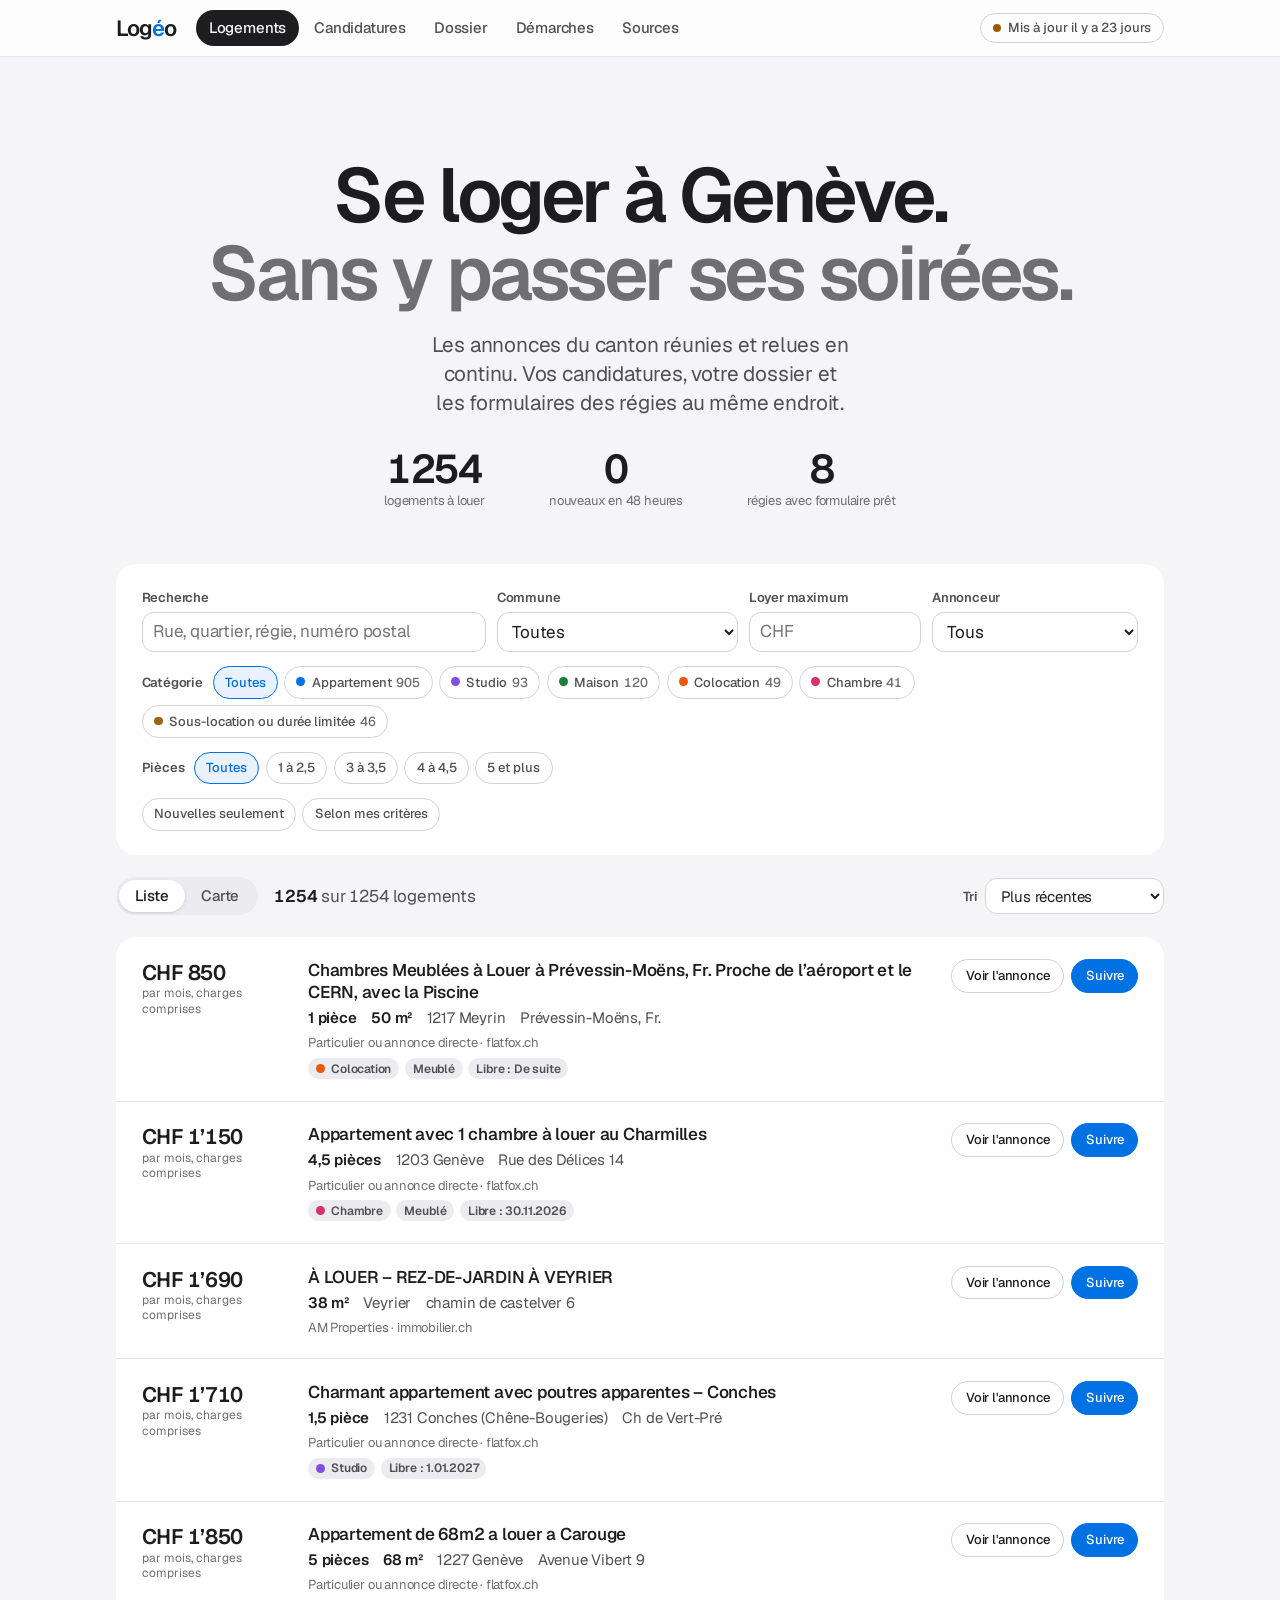
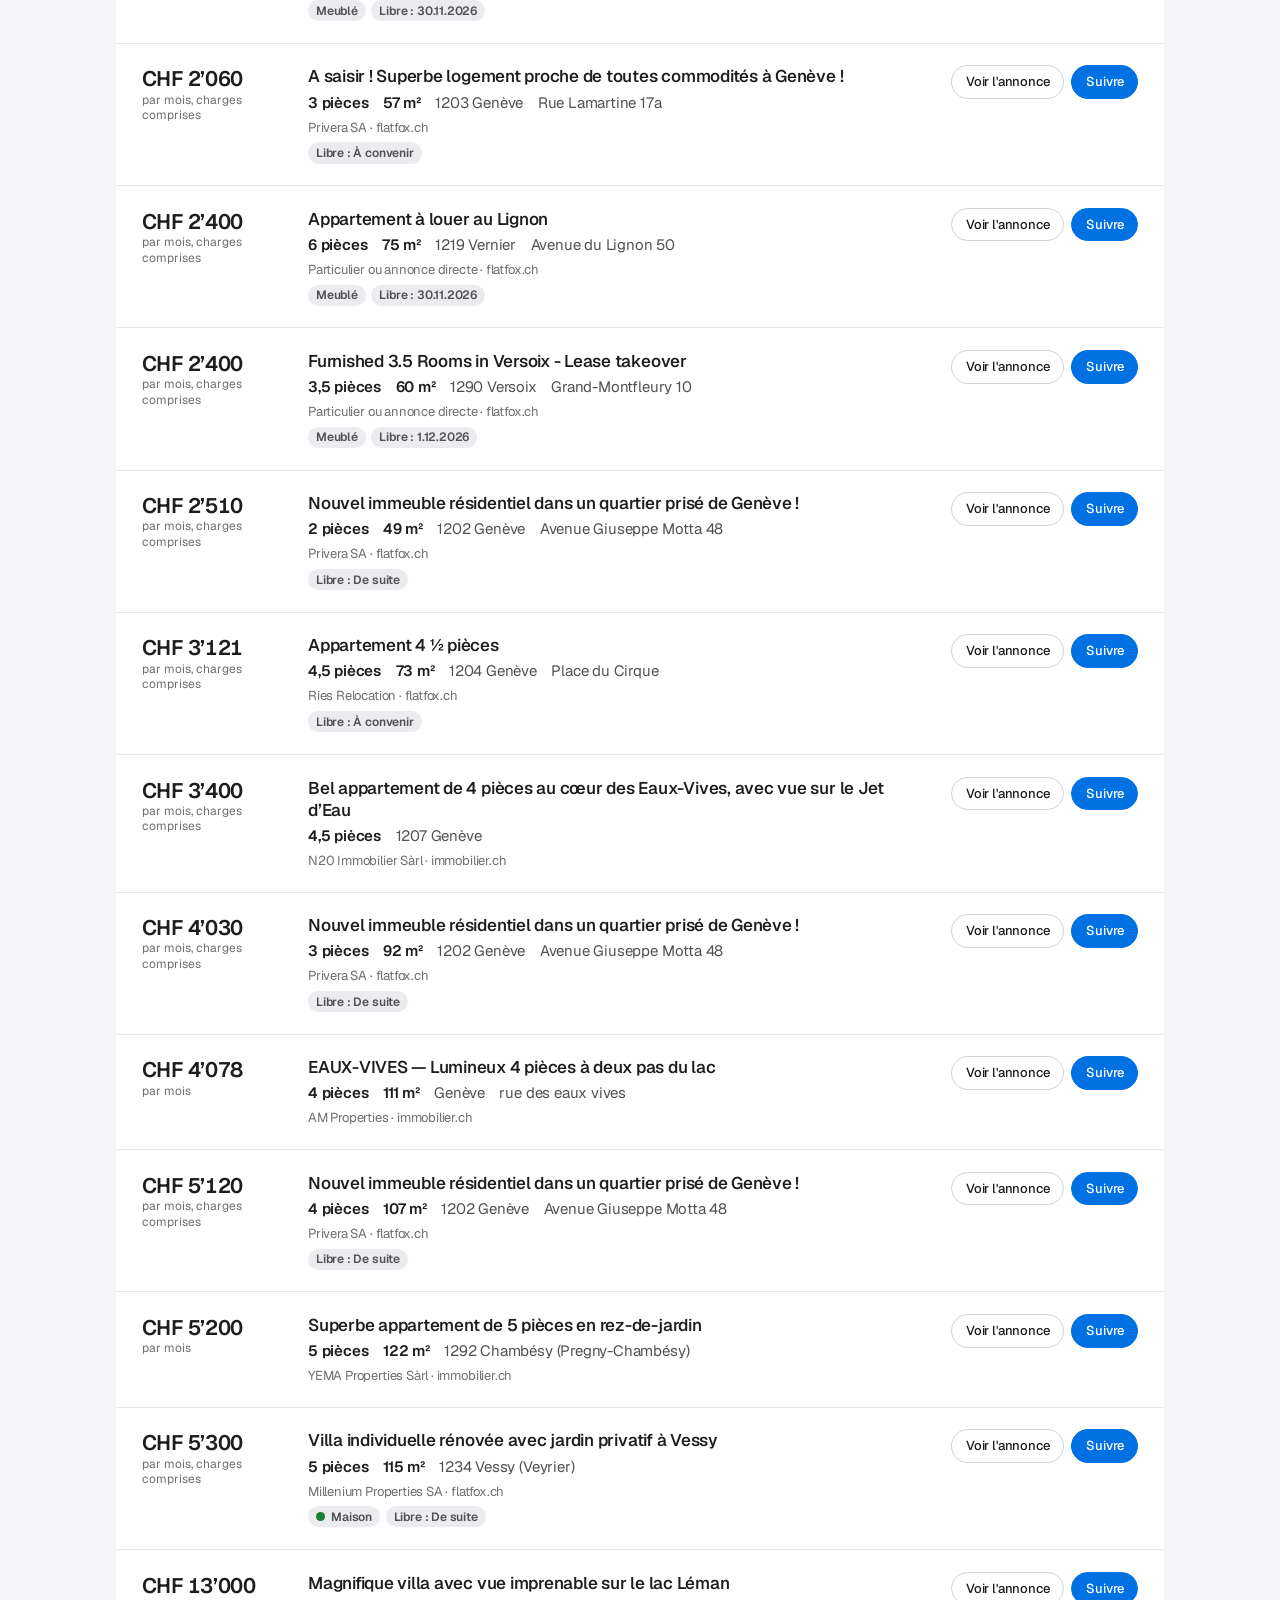
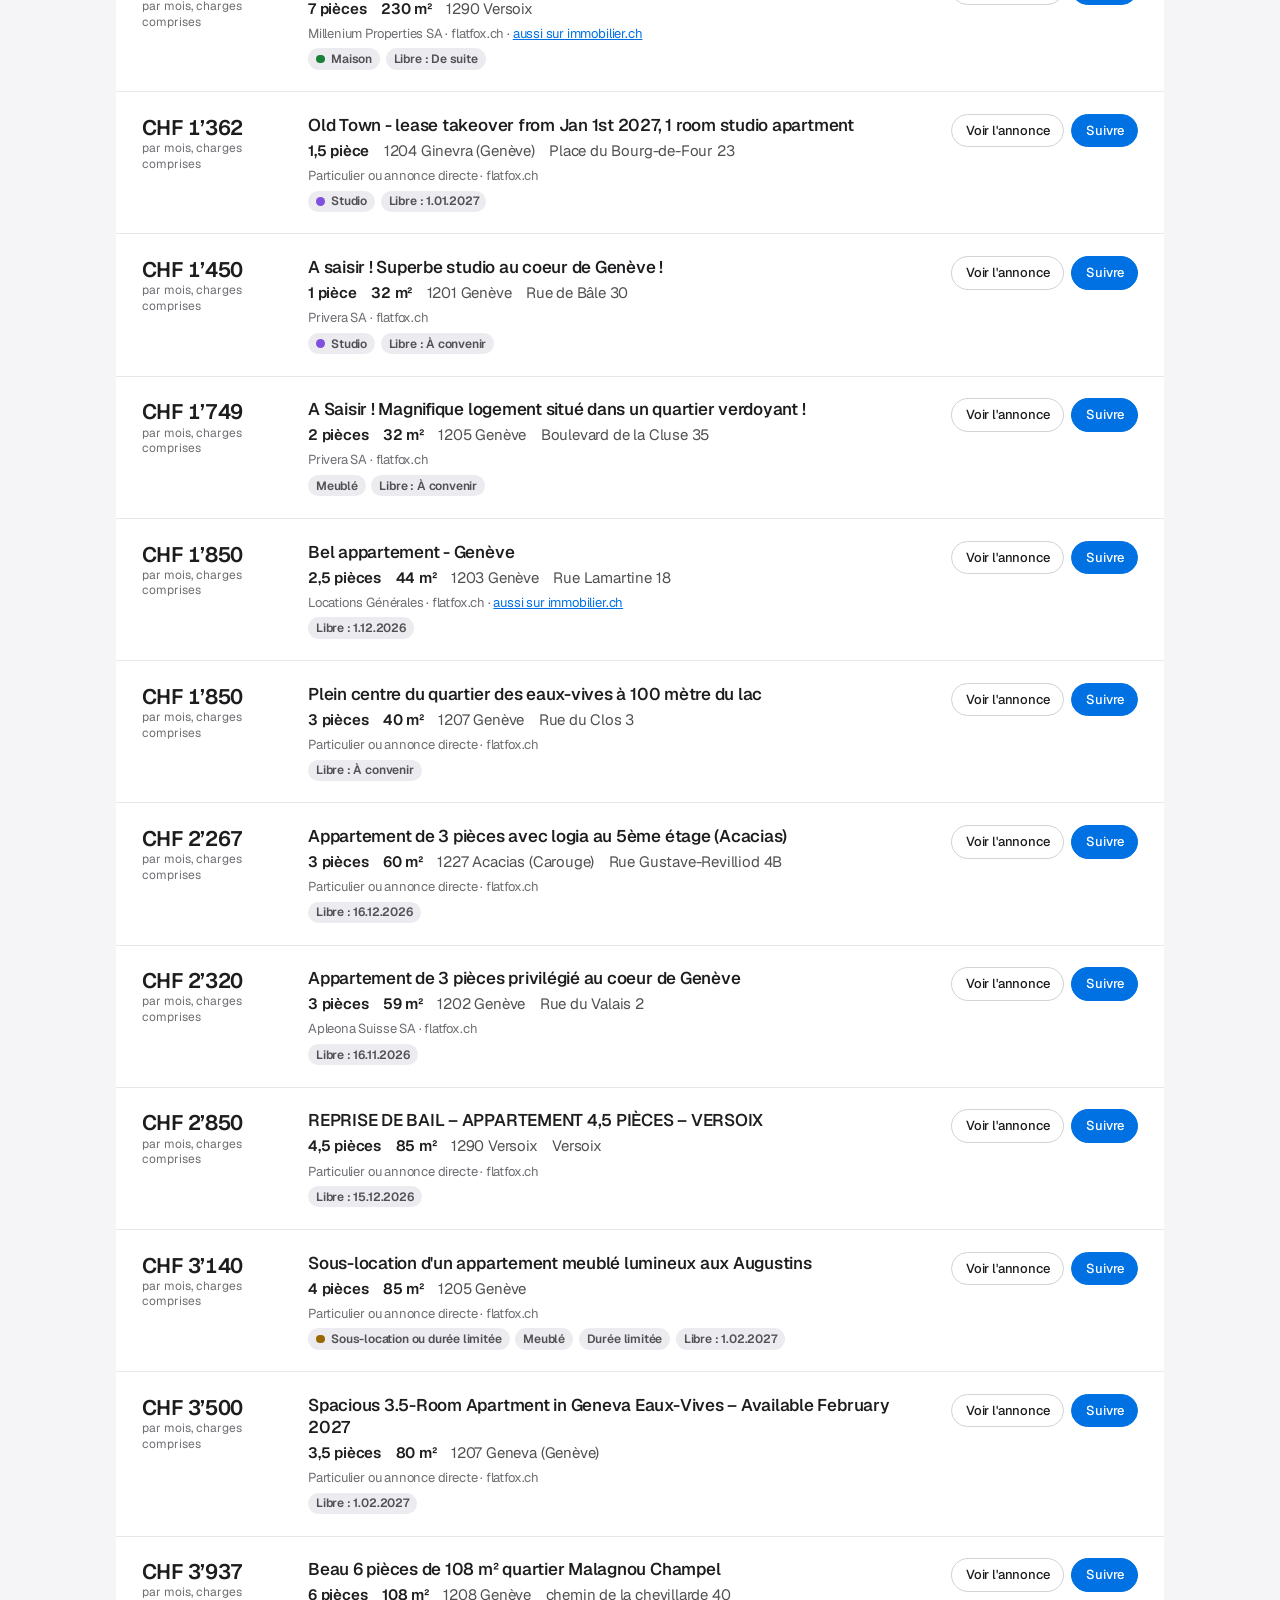
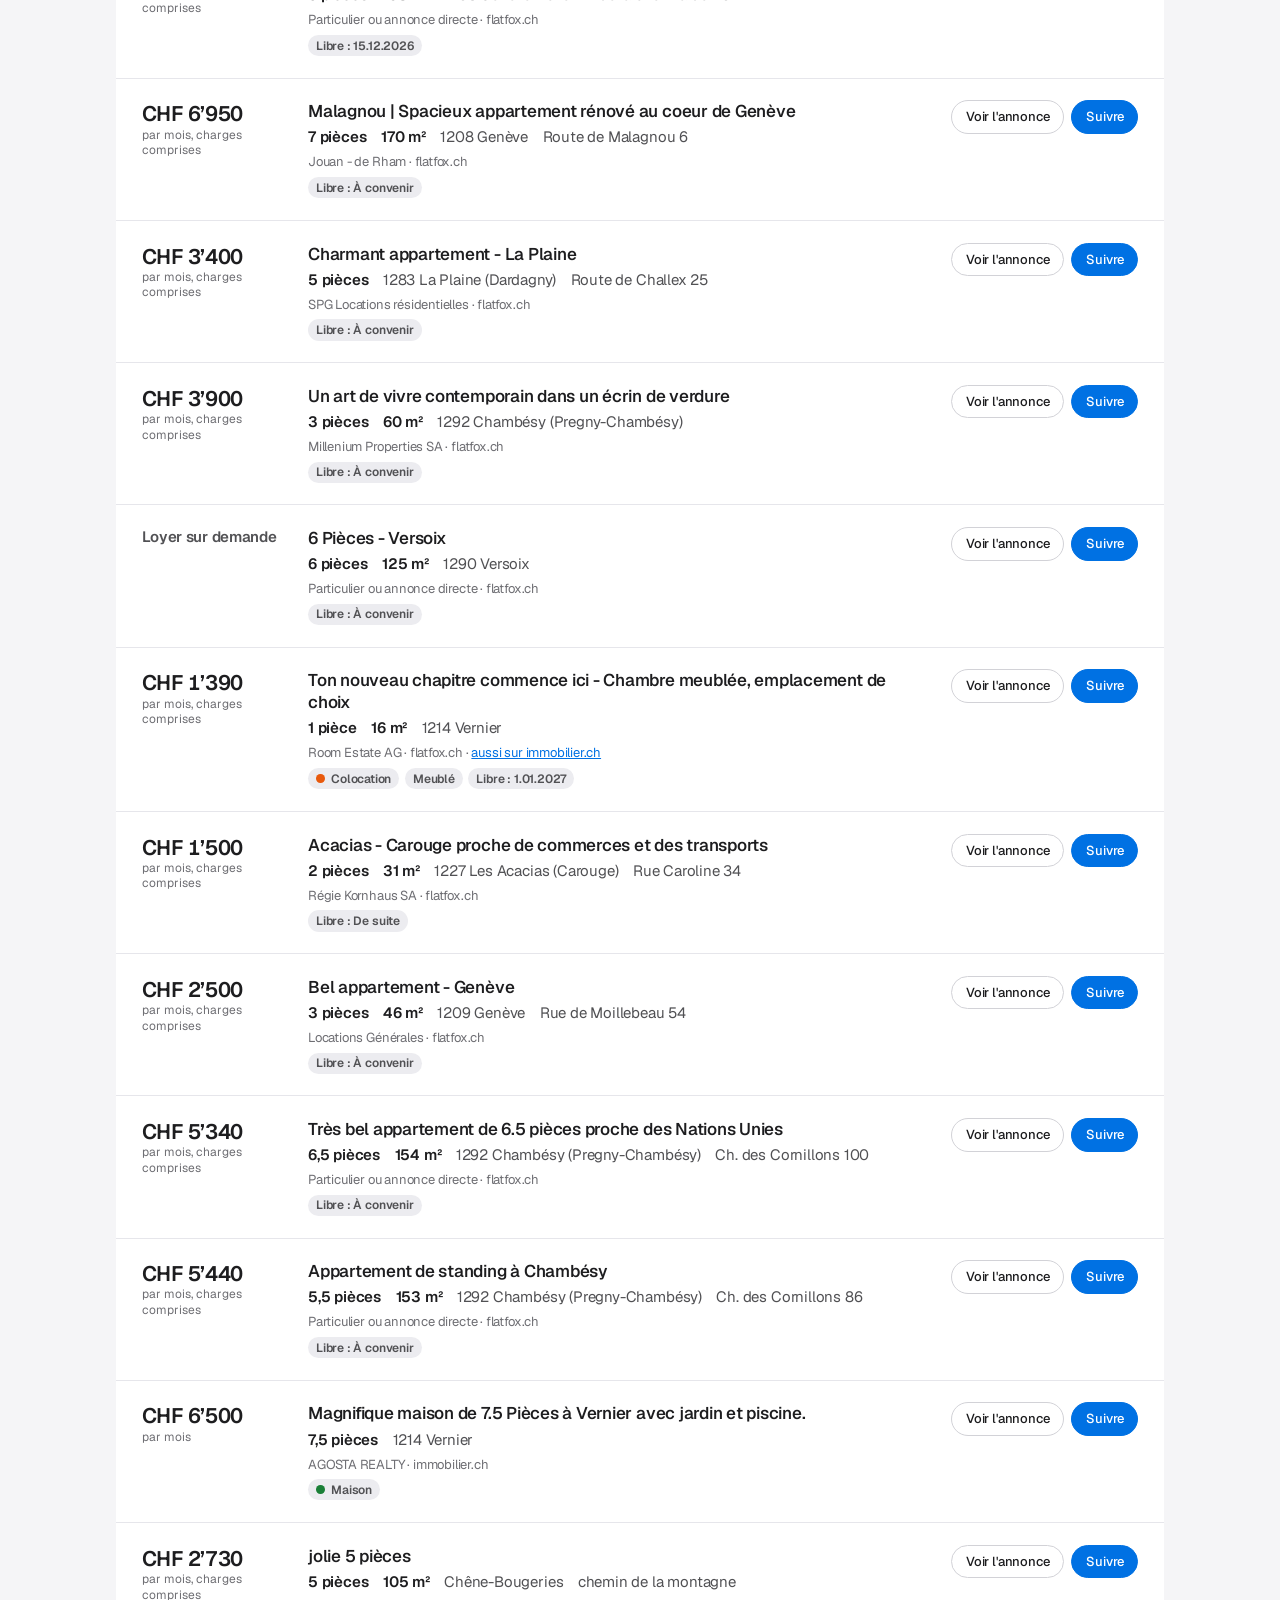
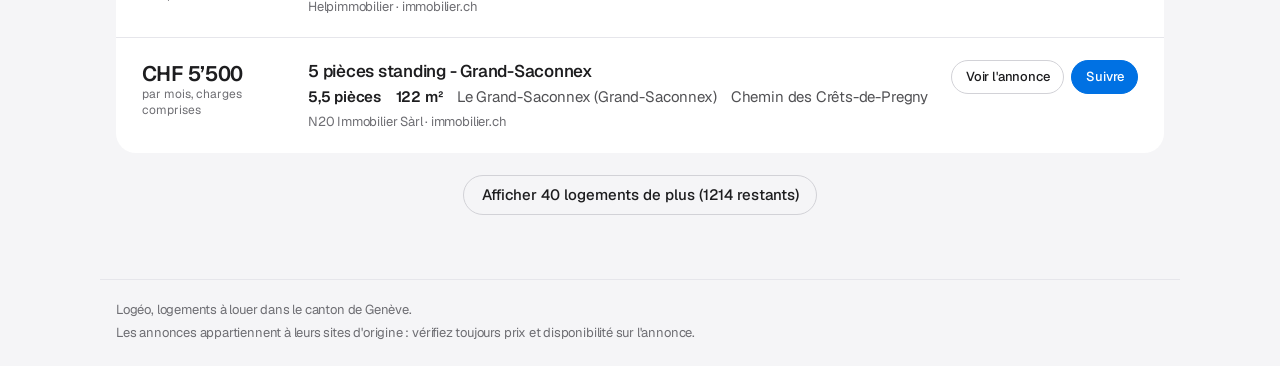
<file: logeo/index.html>
<!doctype html>
<html lang="fr">
<head>
<meta charset="utf-8">
<meta name="viewport" content="width=device-width, initial-scale=1, viewport-fit=cover">
<title>Logéo</title>
<meta name="description" content="Logements à louer dans le canton de Genève, mis à jour en continu, avec suivi des candidatures et dossier prêt à l'emploi.">
<meta name="theme-color" content="#ffffff" media="(prefers-color-scheme: light)">
<meta name="theme-color" content="#000000" media="(prefers-color-scheme: dark)">
<link rel="manifest" href="manifest.webmanifest">
<link rel="icon" href="icon.svg" type="image/svg+xml">
<link rel="apple-touch-icon" href="icon-180.png">
<meta name="apple-mobile-web-app-capable" content="yes">
<meta name="apple-mobile-web-app-title" content="Logéo">
<link rel="preload" href="fonts/geist-latin-wght-normal.woff2" as="font" type="font/woff2" crossorigin>
<link rel="stylesheet" href="vendor/leaflet.css">
<link rel="stylesheet" href="app.css">
</head>
<body>
<!--CORPS-->
<header class="top">
  <div class="wrap top-in">
    <a class="brand" href="#logements" aria-label="Logéo, logements">Log<span>é</span>o</a>
    <nav class="tabs" id="tabs" aria-label="Sections">
      <a href="#logements" data-tab="logements"><svg viewBox="0 0 24 24" aria-hidden="true"><path d="M4 11.5 12 5l8 6.5V20h-5.5v-5h-5v5H4z"/></svg><span>Logements</span></a>
      <a href="#suivi" data-tab="suivi"><svg viewBox="0 0 24 24" aria-hidden="true"><path d="M5 5h14v14H5zM8.5 12l2.5 2.5 4.5-5"/></svg><span>Candidatures</span><b class="pill" id="nSuivi" hidden></b></a>
      <a href="#dossier" data-tab="dossier"><svg viewBox="0 0 24 24" aria-hidden="true"><path d="M7 4h7l4 4v12H7zM14 4v4h4M10 13h5M10 16.5h5"/></svg><span>Dossier</span></a>
      <a href="#demarches" data-tab="demarches"><svg viewBox="0 0 24 24" aria-hidden="true"><path d="M4 20h16M6 20V9l6-4 6 4v11M10 20v-5h4v5"/></svg><span>Démarches</span></a>
      <a href="#sources" data-tab="sources"><svg viewBox="0 0 24 24" aria-hidden="true"><path d="M12 4a8 8 0 1 0 0 16 8 8 0 0 0 0-16zM12 11v5M12 8v.5"/></svg><span>Sources</span></a>
    </nav>
    <button type="button" class="etat" id="etat" data-k="attente" title="Actualiser maintenant"><i></i><span id="etatTxt">Chargement</span></button>
  </div>
</header>

<main class="wrap" id="vue" tabindex="-1">
  <p class="vide">Chargement des annonces…</p>
</main>

<footer class="wrap pied">
  <span>Logéo, logements à louer dans le canton de Genève.</span>
  <span>Les annonces appartiennent à leurs sites d'origine : vérifiez toujours prix et disponibilité sur l'annonce.</span>
</footer>
<div id="toast" role="status" aria-live="polite"></div>
<noscript><p class="wrap vide">Logéo a besoin de JavaScript pour afficher les annonces.</p></noscript>
<script src="contenu.js"></script>
<script src="regies.js"></script>
<script src="communes-geo.js"></script>
<script src="vendor/leaflet.js"></script>
<script src="app.js"></script>
<!--/CORPS-->
</body>
</html>
</file>
<file: logeo/vendor/leaflet.css>
/* required styles */

.leaflet-pane,
.leaflet-tile,
.leaflet-marker-icon,
.leaflet-marker-shadow,
.leaflet-tile-container,
.leaflet-pane > svg,
.leaflet-pane > canvas,
.leaflet-zoom-box,
.leaflet-image-layer,
.leaflet-layer {
	position: absolute;
	left: 0;
	top: 0;
	}
.leaflet-container {
	overflow: hidden;
	}
.leaflet-tile,
.leaflet-marker-icon,
.leaflet-marker-shadow {
	-webkit-user-select: none;
	   -moz-user-select: none;
	        user-select: none;
	  -webkit-user-drag: none;
	}
/* Prevents IE11 from highlighting tiles in blue */
.leaflet-tile::selection {
	background: transparent;
}
/* Safari renders non-retina tile on retina better with this, but Chrome is worse */
.leaflet-safari .leaflet-tile {
	image-rendering: -webkit-optimize-contrast;
	}
/* hack that prevents hw layers "stretching" when loading new tiles */
.leaflet-safari .leaflet-tile-container {
	width: 1600px;
	height: 1600px;
	-webkit-transform-origin: 0 0;
	}
.leaflet-marker-icon,
.leaflet-marker-shadow {
	display: block;
	}
/* .leaflet-container svg: reset svg max-width decleration shipped in Joomla! (joomla.org) 3.x */
/* .leaflet-container img: map is broken in FF if you have max-width: 100% on tiles */
.leaflet-container .leaflet-overlay-pane svg {
	max-width: none !important;
	max-height: none !important;
	}
.leaflet-container .leaflet-marker-pane img,
.leaflet-container .leaflet-shadow-pane img,
.leaflet-container .leaflet-tile-pane img,
.leaflet-container img.leaflet-image-layer,
.leaflet-container .leaflet-tile {
	max-width: none !important;
	max-height: none !important;
	width: auto;
	padding: 0;
	}

.leaflet-container img.leaflet-tile {
	/* See: https://bugs.chromium.org/p/chromium/issues/detail?id=600120 */
	mix-blend-mode: plus-lighter;
}

.leaflet-container.leaflet-touch-zoom {
	-ms-touch-action: pan-x pan-y;
	touch-action: pan-x pan-y;
	}
.leaflet-container.leaflet-touch-drag {
	-ms-touch-action: pinch-zoom;
	/* Fallback for FF which doesn't support pinch-zoom */
	touch-action: none;
	touch-action: pinch-zoom;
}
.leaflet-container.leaflet-touch-drag.leaflet-touch-zoom {
	-ms-touch-action: none;
	touch-action: none;
}
.leaflet-container {
	-webkit-tap-highlight-color: transparent;
}
.leaflet-container a {
	-webkit-tap-highlight-color: rgba(51, 181, 229, 0.4);
}
.leaflet-tile {
	filter: inherit;
	visibility: hidden;
	}
.leaflet-tile-loaded {
	visibility: inherit;
	}
.leaflet-zoom-box {
	width: 0;
	height: 0;
	-moz-box-sizing: border-box;
	     box-sizing: border-box;
	z-index: 800;
	}
/* workaround for https://bugzilla.mozilla.org/show_bug.cgi?id=888319 */
.leaflet-overlay-pane svg {
	-moz-user-select: none;
	}

.leaflet-pane         { z-index: 400; }

.leaflet-tile-pane    { z-index: 200; }
.leaflet-overlay-pane { z-index: 400; }
.leaflet-shadow-pane  { z-index: 500; }
.leaflet-marker-pane  { z-index: 600; }
.leaflet-tooltip-pane   { z-index: 650; }
.leaflet-popup-pane   { z-index: 700; }

.leaflet-map-pane canvas { z-index: 100; }
.leaflet-map-pane svg    { z-index: 200; }

.leaflet-vml-shape {
	width: 1px;
	height: 1px;
	}
.lvml {
	behavior: url(#default#VML);
	display: inline-block;
	position: absolute;
	}


/* control positioning */

.leaflet-control {
	position: relative;
	z-index: 800;
	pointer-events: visiblePainted; /* IE 9-10 doesn't have auto */
	pointer-events: auto;
	}
.leaflet-top,
.leaflet-bottom {
	position: absolute;
	z-index: 1000;
	pointer-events: none;
	}
.leaflet-top {
	top: 0;
	}
.leaflet-right {
	right: 0;
	}
.leaflet-bottom {
	bottom: 0;
	}
.leaflet-left {
	left: 0;
	}
.leaflet-control {
	float: left;
	clear: both;
	}
.leaflet-right .leaflet-control {
	float: right;
	}
.leaflet-top .leaflet-control {
	margin-top: 10px;
	}
.leaflet-bottom .leaflet-control {
	margin-bottom: 10px;
	}
.leaflet-left .leaflet-control {
	margin-left: 10px;
	}
.leaflet-right .leaflet-control {
	margin-right: 10px;
	}


/* zoom and fade animations */

.leaflet-fade-anim .leaflet-popup {
	opacity: 0;
	-webkit-transition: opacity 0.2s linear;
	   -moz-transition: opacity 0.2s linear;
	        transition: opacity 0.2s linear;
	}
.leaflet-fade-anim .leaflet-map-pane .leaflet-popup {
	opacity: 1;
	}
.leaflet-zoom-animated {
	-webkit-transform-origin: 0 0;
	    -ms-transform-origin: 0 0;
	        transform-origin: 0 0;
	}
svg.leaflet-zoom-animated {
	will-change: transform;
}

.leaflet-zoom-anim .leaflet-zoom-animated {
	-webkit-transition: -webkit-transform 0.25s cubic-bezier(0,0,0.25,1);
	   -moz-transition:    -moz-transform 0.25s cubic-bezier(0,0,0.25,1);
	        transition:         transform 0.25s cubic-bezier(0,0,0.25,1);
	}
.leaflet-zoom-anim .leaflet-tile,
.leaflet-pan-anim .leaflet-tile {
	-webkit-transition: none;
	   -moz-transition: none;
	        transition: none;
	}

.leaflet-zoom-anim .leaflet-zoom-hide {
	visibility: hidden;
	}


/* cursors */

.leaflet-interactive {
	cursor: pointer;
	}
.leaflet-grab {
	cursor: -webkit-grab;
	cursor:    -moz-grab;
	cursor:         grab;
	}
.leaflet-crosshair,
.leaflet-crosshair .leaflet-interactive {
	cursor: crosshair;
	}
.leaflet-popup-pane,
.leaflet-control {
	cursor: auto;
	}
.leaflet-dragging .leaflet-grab,
.leaflet-dragging .leaflet-grab .leaflet-interactive,
.leaflet-dragging .leaflet-marker-draggable {
	cursor: move;
	cursor: -webkit-grabbing;
	cursor:    -moz-grabbing;
	cursor:         grabbing;
	}

/* marker & overlays interactivity */
.leaflet-marker-icon,
.leaflet-marker-shadow,
.leaflet-image-layer,
.leaflet-pane > svg path,
.leaflet-tile-container {
	pointer-events: none;
	}

.leaflet-marker-icon.leaflet-interactive,
.leaflet-image-layer.leaflet-interactive,
.leaflet-pane > svg path.leaflet-interactive,
svg.leaflet-image-layer.leaflet-interactive path {
	pointer-events: visiblePainted; /* IE 9-10 doesn't have auto */
	pointer-events: auto;
	}

/* visual tweaks */

.leaflet-container {
	background: #ddd;
	outline-offset: 1px;
	}
.leaflet-container a {
	color: #0078A8;
	}
.leaflet-zoom-box {
	border: 2px dotted #38f;
	background: rgba(255,255,255,0.5);
	}


/* general typography */
.leaflet-container {
	font-family: "Helvetica Neue", Arial, Helvetica, sans-serif;
	font-size: 12px;
	font-size: 0.75rem;
	line-height: 1.5;
	}


/* general toolbar styles */

.leaflet-bar {
	box-shadow: 0 1px 5px rgba(0,0,0,0.65);
	border-radius: 4px;
	}
.leaflet-bar a {
	background-color: #fff;
	border-bottom: 1px solid #ccc;
	width: 26px;
	height: 26px;
	line-height: 26px;
	display: block;
	text-align: center;
	text-decoration: none;
	color: black;
	}
.leaflet-bar a,
.leaflet-control-layers-toggle {
	background-position: 50% 50%;
	background-repeat: no-repeat;
	display: block;
	}
.leaflet-bar a:hover,
.leaflet-bar a:focus {
	background-color: #f4f4f4;
	}
.leaflet-bar a:first-child {
	border-top-left-radius: 4px;
	border-top-right-radius: 4px;
	}
.leaflet-bar a:last-child {
	border-bottom-left-radius: 4px;
	border-bottom-right-radius: 4px;
	border-bottom: none;
	}
.leaflet-bar a.leaflet-disabled {
	cursor: default;
	background-color: #f4f4f4;
	color: #bbb;
	}

.leaflet-touch .leaflet-bar a {
	width: 30px;
	height: 30px;
	line-height: 30px;
	}
.leaflet-touch .leaflet-bar a:first-child {
	border-top-left-radius: 2px;
	border-top-right-radius: 2px;
	}
.leaflet-touch .leaflet-bar a:last-child {
	border-bottom-left-radius: 2px;
	border-bottom-right-radius: 2px;
	}

/* zoom control */

.leaflet-control-zoom-in,
.leaflet-control-zoom-out {
	font: bold 18px 'Lucida Console', Monaco, monospace;
	text-indent: 1px;
	}

.leaflet-touch .leaflet-control-zoom-in, .leaflet-touch .leaflet-control-zoom-out  {
	font-size: 22px;
	}


/* layers control */

.leaflet-control-layers {
	box-shadow: 0 1px 5px rgba(0,0,0,0.4);
	background: #fff;
	border-radius: 5px;
	}
.leaflet-control-layers-toggle {
	background-image: url(images/layers.png);
	width: 36px;
	height: 36px;
	}
.leaflet-retina .leaflet-control-layers-toggle {
	background-image: url(images/layers-2x.png);
	background-size: 26px 26px;
	}
.leaflet-touch .leaflet-control-layers-toggle {
	width: 44px;
	height: 44px;
	}
.leaflet-control-layers .leaflet-control-layers-list,
.leaflet-control-layers-expanded .leaflet-control-layers-toggle {
	display: none;
	}
.leaflet-control-layers-expanded .leaflet-control-layers-list {
	display: block;
	position: relative;
	}
.leaflet-control-layers-expanded {
	padding: 6px 10px 6px 6px;
	color: #333;
	background: #fff;
	}
.leaflet-control-layers-scrollbar {
	overflow-y: scroll;
	overflow-x: hidden;
	padding-right: 5px;
	}
.leaflet-control-layers-selector {
	margin-top: 2px;
	position: relative;
	top: 1px;
	}
.leaflet-control-layers label {
	display: block;
	font-size: 13px;
	font-size: 1.08333em;
	}
.leaflet-control-layers-separator {
	height: 0;
	border-top: 1px solid #ddd;
	margin: 5px -10px 5px -6px;
	}

/* Default icon URLs */
.leaflet-default-icon-path { /* used only in path-guessing heuristic, see L.Icon.Default */
	background-image: url(images/marker-icon.png);
	}


/* attribution and scale controls */

.leaflet-container .leaflet-control-attribution {
	background: #fff;
	background: rgba(255, 255, 255, 0.8);
	margin: 0;
	}
.leaflet-control-attribution,
.leaflet-control-scale-line {
	padding: 0 5px;
	color: #333;
	line-height: 1.4;
	}
.leaflet-control-attribution a {
	text-decoration: none;
	}
.leaflet-control-attribution a:hover,
.leaflet-control-attribution a:focus {
	text-decoration: underline;
	}
.leaflet-attribution-flag {
	display: inline !important;
	vertical-align: baseline !important;
	width: 1em;
	height: 0.6669em;
	}
.leaflet-left .leaflet-control-scale {
	margin-left: 5px;
	}
.leaflet-bottom .leaflet-control-scale {
	margin-bottom: 5px;
	}
.leaflet-control-scale-line {
	border: 2px solid #777;
	border-top: none;
	line-height: 1.1;
	padding: 2px 5px 1px;
	white-space: nowrap;
	-moz-box-sizing: border-box;
	     box-sizing: border-box;
	background: rgba(255, 255, 255, 0.8);
	text-shadow: 1px 1px #fff;
	}
.leaflet-control-scale-line:not(:first-child) {
	border-top: 2px solid #777;
	border-bottom: none;
	margin-top: -2px;
	}
.leaflet-control-scale-line:not(:first-child):not(:last-child) {
	border-bottom: 2px solid #777;
	}

.leaflet-touch .leaflet-control-attribution,
.leaflet-touch .leaflet-control-layers,
.leaflet-touch .leaflet-bar {
	box-shadow: none;
	}
.leaflet-touch .leaflet-control-layers,
.leaflet-touch .leaflet-bar {
	border: 2px solid rgba(0,0,0,0.2);
	background-clip: padding-box;
	}


/* popup */

.leaflet-popup {
	position: absolute;
	text-align: center;
	margin-bottom: 20px;
	}
.leaflet-popup-content-wrapper {
	padding: 1px;
	text-align: left;
	border-radius: 12px;
	}
.leaflet-popup-content {
	margin: 13px 24px 13px 20px;
	line-height: 1.3;
	font-size: 13px;
	font-size: 1.08333em;
	min-height: 1px;
	}
.leaflet-popup-content p {
	margin: 17px 0;
	margin: 1.3em 0;
	}
.leaflet-popup-tip-container {
	width: 40px;
	height: 20px;
	position: absolute;
	left: 50%;
	margin-top: -1px;
	margin-left: -20px;
	overflow: hidden;
	pointer-events: none;
	}
.leaflet-popup-tip {
	width: 17px;
	height: 17px;
	padding: 1px;

	margin: -10px auto 0;
	pointer-events: auto;

	-webkit-transform: rotate(45deg);
	   -moz-transform: rotate(45deg);
	    -ms-transform: rotate(45deg);
	        transform: rotate(45deg);
	}
.leaflet-popup-content-wrapper,
.leaflet-popup-tip {
	background: white;
	color: #333;
	box-shadow: 0 3px 14px rgba(0,0,0,0.4);
	}
.leaflet-container a.leaflet-popup-close-button {
	position: absolute;
	top: 0;
	right: 0;
	border: none;
	text-align: center;
	width: 24px;
	height: 24px;
	font: 16px/24px Tahoma, Verdana, sans-serif;
	color: #757575;
	text-decoration: none;
	background: transparent;
	}
.leaflet-container a.leaflet-popup-close-button:hover,
.leaflet-container a.leaflet-popup-close-button:focus {
	color: #585858;
	}
.leaflet-popup-scrolled {
	overflow: auto;
	}

.leaflet-oldie .leaflet-popup-content-wrapper {
	-ms-zoom: 1;
	}
.leaflet-oldie .leaflet-popup-tip {
	width: 24px;
	margin: 0 auto;

	-ms-filter: "progid:DXImageTransform.Microsoft.Matrix(M11=0.70710678, M12=0.70710678, M21=-0.70710678, M22=0.70710678)";
	filter: progid:DXImageTransform.Microsoft.Matrix(M11=0.70710678, M12=0.70710678, M21=-0.70710678, M22=0.70710678);
	}

.leaflet-oldie .leaflet-control-zoom,
.leaflet-oldie .leaflet-control-layers,
.leaflet-oldie .leaflet-popup-content-wrapper,
.leaflet-oldie .leaflet-popup-tip {
	border: 1px solid #999;
	}


/* div icon */

.leaflet-div-icon {
	background: #fff;
	border: 1px solid #666;
	}


/* Tooltip */
/* Base styles for the element that has a tooltip */
.leaflet-tooltip {
	position: absolute;
	padding: 6px;
	background-color: #fff;
	border: 1px solid #fff;
	border-radius: 3px;
	color: #222;
	white-space: nowrap;
	-webkit-user-select: none;
	-moz-user-select: none;
	-ms-user-select: none;
	user-select: none;
	pointer-events: none;
	box-shadow: 0 1px 3px rgba(0,0,0,0.4);
	}
.leaflet-tooltip.leaflet-interactive {
	cursor: pointer;
	pointer-events: auto;
	}
.leaflet-tooltip-top:before,
.leaflet-tooltip-bottom:before,
.leaflet-tooltip-left:before,
.leaflet-tooltip-right:before {
	position: absolute;
	pointer-events: none;
	border: 6px solid transparent;
	background: transparent;
	content: "";
	}

/* Directions */

.leaflet-tooltip-bottom {
	margin-top: 6px;
}
.leaflet-tooltip-top {
	margin-top: -6px;
}
.leaflet-tooltip-bottom:before,
.leaflet-tooltip-top:before {
	left: 50%;
	margin-left: -6px;
	}
.leaflet-tooltip-top:before {
	bottom: 0;
	margin-bottom: -12px;
	border-top-color: #fff;
	}
.leaflet-tooltip-bottom:before {
	top: 0;
	margin-top: -12px;
	margin-left: -6px;
	border-bottom-color: #fff;
	}
.leaflet-tooltip-left {
	margin-left: -6px;
}
.leaflet-tooltip-right {
	margin-left: 6px;
}
.leaflet-tooltip-left:before,
.leaflet-tooltip-right:before {
	top: 50%;
	margin-top: -6px;
	}
.leaflet-tooltip-left:before {
	right: 0;
	margin-right: -12px;
	border-left-color: #fff;
	}
.leaflet-tooltip-right:before {
	left: 0;
	margin-left: -12px;
	border-right-color: #fff;
	}

/* Printing */

@media print {
	/* Prevent printers from removing background-images of controls. */
	.leaflet-control {
		-webkit-print-color-adjust: exact;
		print-color-adjust: exact;
		}
	}
</file>
<file: logeo/app.css>
@font-face { font-family: "Geist"; font-style: normal; font-weight: 100 900; font-display: swap; src: url(fonts/geist-latin-ext-wght-normal.woff2) format("woff2-variations");
  unicode-range: U+0100-02BA, U+02BD-02C5, U+02C7-02CC, U+02CE-02D7, U+02DD-02FF, U+0304, U+0308, U+0329, U+1D00-1DBF, U+1E00-1E9F, U+1EF2-1EFF, U+2020, U+20A0-20AB, U+20AD-20C0, U+2113, U+2C60-2C7F, U+A720-A7FF; }
@font-face { font-family: "Geist"; font-style: normal; font-weight: 100 900; font-display: swap; src: url(fonts/geist-latin-wght-normal.woff2) format("woff2-variations");
  unicode-range: U+0000-00FF, U+0131, U+0152-0153, U+02BB-02BC, U+02C6, U+02DA, U+02DC, U+0304, U+0308, U+0329, U+2000-206F, U+20AC, U+2122, U+2191, U+2193, U+2212, U+2215, U+FEFF, U+FFFD; }
/* Logéo. Mise en page : épurée, beaucoup d'air, une grande accroche typographique puis des surfaces blanches sans bordure
   posées sur un fond gris très clair. Onglets en haut sur grand écran, en bas sur téléphone. Un seul bleu pour les actions. */
:root {
  --fond: #f5f5f7; --carte: #ffffff; --creux: #ececf0;
  --encre: #1d1d1f; --encre2: #515154; --encre3: #6e6e73;
  --trait: #e6e6eb; --trait2: #d2d2d7;
  --accent: #0071e3; --accent-encre: #ffffff; --accent-doux: #e8f1fd;
  --ok: #1a7f37; --ok-f: #e4f5e9; --alerte: #9a5b00; --alerte-f: #fdf1dc; --refus: #c5221f; --refus-f: #fde8e7; --info: #0058b0; --info-f: #e8f1fd;
  /* Typographie : Geist partout. Titres serrés en graisse 600, texte courant en 17 px, chiffres alignés. */
  --police: "Geist", system-ui, -apple-system, "Segoe UI", Roboto, "Helvetica Neue", Arial, sans-serif;
  --t-xs: .75rem; --t-s: .8125rem; --t-m: .9375rem; --t-b: 1.0625rem; --t-l: 1.3125rem;
  --t-xl: clamp(1.9rem, 4.4vw, 2.75rem); --t-hero: clamp(2.5rem, 7.6vw, 4.75rem);
  --r: 20px; --r2: 12px;
  --ombre: none; --voile: rgba(255, 255, 255, .78);
}
@media (prefers-color-scheme: dark) {
  :root:not([data-theme="light"]) {
    --fond: #000000; --carte: #1c1c1e; --creux: #2c2c2e;
    --encre: #f5f5f7; --encre2: #a1a1a6; --encre3: #8e8e93;
    --trait: #2c2c2e; --trait2: #48484a;
    --accent: #2997ff; --accent-encre: #001a38; --accent-doux: #0f2a47;
    --ok: #5fd68a; --ok-f: #12301c; --alerte: #f5b95a; --alerte-f: #3a2a0c; --refus: #ff8a80; --refus-f: #3d1512; --info: #7fbcff; --info-f: #0f2a47;
    --voile: rgba(22, 22, 23, .78); color-scheme: dark;
  }
}
:root[data-theme="dark"] {
  --fond: #000000; --carte: #1c1c1e; --creux: #2c2c2e;
  --encre: #f5f5f7; --encre2: #a1a1a6; --encre3: #8e8e93;
  --trait: #2c2c2e; --trait2: #48484a;
  --accent: #2997ff; --accent-encre: #001a38; --accent-doux: #0f2a47;
  --ok: #5fd68a; --ok-f: #12301c; --alerte: #f5b95a; --alerte-f: #3a2a0c; --refus: #ff8a80; --refus-f: #3d1512; --info: #7fbcff; --info-f: #0f2a47;
  --voile: rgba(22, 22, 23, .78); color-scheme: dark;
}

*, *::before, *::after { box-sizing: border-box; }
html { -webkit-text-size-adjust: 100%; scroll-padding-top: 4.5rem; }
body { margin: 0; background: var(--fond); color: var(--encre); font: 400 var(--t-b)/1.47 var(--police); letter-spacing: -.011em; min-height: 100vh; -webkit-font-smoothing: antialiased; text-rendering: optimizeLegibility; }
[hidden] { display: none !important; }
h1, h2, h3, p, ul { margin: 0; }
ul { padding: 0; list-style: none; }
a { color: var(--accent); }
h1 { font-size: var(--t-xl); line-height: 1.08; font-weight: 600; letter-spacing: -.035em; text-wrap: balance; }
h2 { font-size: var(--t-l); line-height: 1.2; font-weight: 600; letter-spacing: -.022em; text-wrap: balance; }
h3 { font-size: var(--t-b); line-height: 1.3; font-weight: 550; letter-spacing: -.014em; }
:focus-visible { outline: 2px solid var(--accent); outline-offset: 2px; border-radius: 4px; }

.wrap { max-width: 1080px; margin-inline: auto; padding-left: max(16px, env(safe-area-inset-left, 0px)); padding-right: max(16px, env(safe-area-inset-right, 0px)); }

/* ---------- En-tête et onglets ---------- */
.top { position: sticky; top: env(safe-area-inset-top, 0px); z-index: 20; background: var(--voile); -webkit-backdrop-filter: saturate(180%) blur(20px); backdrop-filter: saturate(180%) blur(20px); border-bottom: 1px solid var(--trait); }
body::before { content: ""; position: fixed; inset: 0 0 auto; height: env(safe-area-inset-top, 0px); z-index: 30; background: var(--fond); }
.top-in { display: flex; align-items: center; gap: 1.25rem; min-height: 3.5rem; }
.brand { font-size: 1.375rem; font-weight: 600; letter-spacing: -.045em; color: var(--encre); text-decoration: none; }
.brand span { color: var(--accent); }
.tabs { display: flex; gap: .15rem; flex: 1; min-width: 0; }
.tabs a { display: flex; align-items: center; gap: .4rem; padding: .45rem .8rem; border-radius: 980px; color: var(--encre2); text-decoration: none; font-size: var(--t-m); font-weight: 500; white-space: nowrap; }
.tabs a svg { width: 1.15rem; height: 1.15rem; fill: none; stroke: currentColor; stroke-width: 1.7; stroke-linecap: round; stroke-linejoin: round; display: none; }
.tabs a:hover { color: var(--encre); }
.tabs a[aria-current="page"] { background: var(--encre); color: var(--fond); }
.pill { font-size: var(--t-xs); font-weight: 600; background: var(--accent); color: var(--accent-encre); border-radius: 99px; padding: 0 .42rem; line-height: 1.45; font-variant-numeric: tabular-nums; }
.etat { display: inline-flex; align-items: center; gap: .45rem; margin-left: auto; padding: .38rem .75rem; border: 1px solid var(--trait2); border-radius: 99px; background: transparent; color: var(--encre2); font: 500 var(--t-s)/1.2 var(--police); cursor: pointer; white-space: nowrap; }
.etat:hover { border-color: var(--trait2); color: var(--encre); }
.etat i { width: .5rem; height: .5rem; border-radius: 50%; background: var(--encre3); flex: none; }
.etat[data-k="ok"] i { background: var(--ok); }
.etat[data-k="vieux"] i, .etat[data-k="erreur"] i { background: var(--alerte); }
.etat[data-k="attente"] i { animation: pouls 1s ease-in-out infinite; }
@keyframes pouls { 50% { opacity: .25; } }

main { padding-block: 2.25rem 4rem; display: flex; flex-direction: column; gap: 1.4rem; outline: none; }
.tete { display: flex; flex-direction: column; gap: .6rem; padding-block: .75rem .5rem; }
.tete p { color: var(--encre2); max-width: 62ch; font-size: var(--t-b); }
.hero { display: flex; flex-direction: column; align-items: center; gap: 1.1rem; text-align: center; padding-block: clamp(1.5rem, 6vw, 4rem) clamp(1rem, 3vw, 2rem); }
.hero h1 { font-size: var(--t-hero); line-height: 1.02; font-weight: 600; letter-spacing: -.045em; }
.hero h1 span { color: var(--encre3); }
.hero p { color: var(--encre2); font-size: clamp(1.05rem, 2.2vw, 1.3rem); line-height: 1.4; max-width: 40ch; text-wrap: balance; }
.chiffres { display: flex; flex-wrap: wrap; justify-content: center; gap: 1rem clamp(1.5rem, 6vw, 4rem); margin-top: .75rem; }
.chiffres div { display: flex; flex-direction: column; align-items: center; }
.chiffres b { font-size: clamp(1.7rem, 4.5vw, 2.5rem); font-weight: 600; letter-spacing: -.03em; line-height: 1.1; font-variant-numeric: tabular-nums; }
.chiffres span { color: var(--encre3); font-size: var(--t-s); }
.vide { color: var(--encre2); padding-block: 2.5rem; text-align: center; }
.vide b { display: block; color: var(--encre); margin-bottom: .2rem; }
.pied { display: flex; flex-direction: column; gap: .2rem; padding-block: 1.25rem calc(1.5rem + env(safe-area-inset-bottom, 0px)); border-top: 1px solid var(--trait); color: var(--encre3); font-size: var(--t-s); }

/* ---------- Éléments communs ---------- */
.carte { background: var(--carte); border-radius: var(--r); }
.pad { padding: 1.5rem 1.6rem; }
.pile { display: flex; flex-direction: column; gap: 1rem; }
.btn { display: inline-flex; align-items: center; justify-content: center; gap: .4rem; min-height: 2.5rem; padding: .45rem 1.1rem; border: 1px solid var(--trait2); border-radius: 980px; background: transparent; color: var(--encre); font: 500 var(--t-m)/1.2 var(--police); text-decoration: none; cursor: pointer; white-space: nowrap; }
.btn:hover { border-color: var(--encre3); }
.btn.plein { background: var(--accent); border-color: var(--accent); color: var(--accent-encre); }
.btn.plein:hover { filter: brightness(1.08); }
.btn.actif { background: var(--accent-doux); border-color: var(--accent); color: var(--accent); }
.btn.discret { border-color: transparent; background: transparent; color: var(--encre2); }
.btn.discret:hover { background: var(--creux); color: var(--encre); }
.btn.petit { min-height: 2.1rem; padding: .3rem .85rem; font-size: var(--t-s); }
.btn[disabled] { opacity: .55; cursor: default; }
.actions { display: flex; flex-wrap: wrap; gap: .5rem; align-items: center; }
.badge { display: inline-flex; align-items: center; padding: .1rem .5rem; border-radius: 99px; background: var(--creux); color: var(--encre2); font-size: var(--t-xs); font-weight: 600; line-height: 1.5; white-space: nowrap; }
.badge.ok { background: var(--ok-f); color: var(--ok); }
.badge.alerte { background: var(--alerte-f); color: var(--alerte); }
.badge.refus { background: var(--refus-f); color: var(--refus); }
.badge.info { background: var(--info-f); color: var(--info); }
.badge.neuf { background: var(--accent); color: var(--accent-encre); }
.note { color: var(--encre3); font-size: var(--t-s); }
.champ { display: flex; flex-direction: column; gap: .3rem; min-width: 0; }
.champ > label, .champ > .lbl { font-size: var(--t-s); font-weight: 600; color: var(--encre2); }
input, select, textarea { letter-spacing: inherit; width: 100%; min-height: 2.5rem; padding: .45rem .65rem; border: 1px solid var(--trait2); border-radius: var(--r2); background: var(--carte); color: var(--encre); font: 400 var(--t-b)/1.35 var(--police); }
textarea { min-height: 8rem; resize: vertical; line-height: 1.5; }
input[type="checkbox"] { width: 1.15rem; height: 1.15rem; min-height: 0; padding: 0; accent-color: var(--accent); flex: none; }
input:focus-visible, select:focus-visible, textarea:focus-visible { outline: 2px solid var(--accent); outline-offset: 0; border-color: var(--accent); }
.grille { display: grid; grid-template-columns: repeat(auto-fit, minmax(13rem, 1fr)); gap: .85rem; }
.grille .large { grid-column: 1 / -1; }

/* ---------- Logements : filtres ---------- */
.filtres { display: flex; flex-direction: column; gap: .85rem; }
.filtres summary { display: none; }
.f-grille { display: grid; grid-template-columns: 2fr 1.4fr 1fr 1.2fr; gap: .7rem; }
.puces { display: flex; flex-wrap: wrap; gap: .4rem; align-items: center; }
.puces .lbl { font-size: var(--t-s); font-weight: 600; color: var(--encre2); margin-right: .2rem; }
.puce { min-height: 2.05rem; padding: .25rem .7rem; border: 1px solid var(--trait2); border-radius: 99px; background: var(--carte); color: var(--encre2); font: 500 var(--t-s)/1.2 var(--police); cursor: pointer; }
.puce:hover { border-color: var(--encre3); color: var(--encre); }
.puce[aria-pressed="true"] { background: var(--accent-doux); border-color: var(--accent); color: var(--accent); }
.barre { display: flex; flex-wrap: wrap; align-items: center; gap: .6rem 1rem; }
.barre .compte { font-weight: 600; font-variant-numeric: tabular-nums; }
.barre .compte span { font-weight: 400; color: var(--encre2); }
.barre .tri { display: flex; align-items: center; gap: .45rem; margin-left: auto; }
.barre .tri label { font-size: var(--t-s); font-weight: 600; color: var(--encre2); }
.barre .tri select { width: auto; min-height: 2.2rem; padding-block: .3rem; font-size: var(--t-m); }

/* ---------- Logements : liste ---------- */
.liste { display: flex; flex-direction: column; }
.liste > * + * { border-top: 1px solid var(--trait); }
.bien { display: grid; grid-template-columns: 9rem minmax(0, 1fr) auto; gap: .2rem 1.4rem; align-items: start; padding: 1.35rem 1.6rem; }
.bien .prix { font-size: var(--t-l); font-weight: 600; letter-spacing: -.02em; font-variant-numeric: tabular-nums; line-height: 1.3; }
.bien .prix small { display: block; font-size: var(--t-xs); font-weight: 400; color: var(--encre3); letter-spacing: 0; }
.bien .prix.nd { font-size: var(--t-m); font-weight: 600; color: var(--encre2); }
.bien .corps { min-width: 0; display: flex; flex-direction: column; gap: .25rem; }
.bien h3 { overflow-wrap: anywhere; }
.bien h3 a { color: var(--encre); text-decoration: none; }
.bien h3 a:hover { color: var(--accent); text-decoration: underline; }
.faits { display: flex; flex-wrap: wrap; gap: .1rem .9rem; color: var(--encre2); font-size: var(--t-m); }
.faits b { color: var(--encre); font-weight: 600; }
.origine { color: var(--encre3); font-size: var(--t-s); overflow-wrap: anywhere; }
.bien .marques { display: flex; flex-wrap: wrap; gap: .35rem; margin-top: .1rem; }
.bien .act { display: flex; gap: .45rem; align-items: center; }
.plus { align-self: center; }

/* ---------- Catégories et carte ---------- */
.cat-pt { display: inline-block; width: .55rem; height: .55rem; border-radius: 50%; margin-right: .4rem; background: var(--c); vertical-align: .02em; }
.puce b { font-weight: 500; color: var(--encre3); margin-left: .3rem; font-variant-numeric: tabular-nums; }
.puce[aria-pressed="true"] b { color: inherit; }
.bascule { display: inline-flex; padding: 3px; border-radius: 980px; background: var(--creux); }
.bascule button { min-height: 2rem; padding: .2rem 1rem; border: 0; border-radius: 980px; background: transparent; color: var(--encre2); font: 500 var(--t-m)/1.2 var(--police); letter-spacing: inherit; cursor: pointer; }
.bascule button[aria-pressed="true"] { background: var(--carte); color: var(--encre); box-shadow: 0 1px 3px rgba(0, 0, 0, .14); }
.plan { overflow: hidden; position: relative; }
#carte { height: min(72vh, 46rem); min-height: 24rem; background: var(--creux); z-index: 0; }
.plan .legende { display: flex; flex-wrap: wrap; gap: .3rem 1.1rem; padding: .9rem 1.4rem; font-size: var(--t-s); color: var(--encre2); }
.plan .legende .approx { margin-left: auto; color: var(--encre3); }
.leaflet-container { font-family: var(--police); }
.leaflet-container a { color: var(--accent); }
.leaflet-popup-content-wrapper, .leaflet-popup-tip { background: var(--carte); color: var(--encre); box-shadow: 0 8px 30px rgba(0, 0, 0, .22); }
.leaflet-popup-content-wrapper { border-radius: 16px; }
.leaflet-popup-content { margin: 1rem 1.1rem; font-size: var(--t-m); line-height: 1.4; min-width: 13rem; }
.bulle { display: flex; flex-direction: column; gap: .3rem; }
.bulle .prix { font-size: var(--t-l); font-weight: 600; letter-spacing: -.02em; font-variant-numeric: tabular-nums; }
.bulle .faits { font-size: var(--t-s); }
.bulle .actions { margin-top: .35rem; }
.leaflet-container .bulle a.btn { color: var(--encre); }
.leaflet-bar a, .leaflet-bar a:hover { background: var(--carte); color: var(--encre); border-color: var(--trait); }
.leaflet-container .leaflet-control-attribution { background: var(--voile); color: var(--encre3); font-size: 10px; }
.sombre-tuiles .leaflet-tile-pane { filter: invert(1) hue-rotate(180deg) brightness(.92) contrast(.88) saturate(.6); }

/* ---------- Candidatures ---------- */
.etapes { display: grid; grid-template-columns: repeat(6, minmax(0, 1fr)); gap: .5rem; }
.etapes button { display: flex; flex-direction: column; gap: .1rem; align-items: flex-start; padding: .85rem 1rem; border: 1px solid transparent; border-radius: 16px; background: var(--carte); color: var(--encre2); font: 500 var(--t-s)/1.25 var(--police); text-align: left; cursor: pointer; min-width: 0; }
.etapes button b { font-size: var(--t-l); font-weight: 600; color: var(--encre); font-variant-numeric: tabular-nums; }
.etapes button span { overflow-wrap: anywhere; }
.etapes button[aria-pressed="true"] { border-color: var(--accent); background: var(--accent-doux); color: var(--accent); }
.etapes button[aria-pressed="true"] b { color: var(--accent); }
details.carte > summary { padding: 1.15rem 1.6rem; font-weight: 600; cursor: pointer; }
details.carte[open] > summary { border-bottom: 1px solid var(--trait); }
details.carte > form { padding: 1.4rem 1.6rem; display: flex; flex-direction: column; gap: 1rem; }
.cand { display: grid; grid-template-columns: minmax(0, 1fr) auto; gap: .6rem 1rem; padding: 1.3rem 1.6rem; }
.cand .prix { font-weight: 600; font-variant-numeric: tabular-nums; text-align: right; white-space: nowrap; }
.cand .bas { grid-column: 1 / -1; display: flex; flex-wrap: wrap; gap: .45rem; align-items: center; }
.cand .bas .pousse { flex: 1; }
.cand .bas select, .cand .bas input[type="date"] { width: auto; min-height: 2.05rem; padding-block: .25rem; font-size: var(--t-m); }

/* ---------- Dossier ---------- */
.deux { display: grid; grid-template-columns: minmax(0, 1.25fr) minmax(0, 1fr); gap: 1rem; align-items: start; }
.avance { display: flex; align-items: center; gap: .75rem; }
.avance .jauge { flex: 1; height: .5rem; border-radius: 99px; background: var(--creux); overflow: hidden; }
.avance .jauge i { display: block; height: 100%; background: var(--accent); border-radius: 99px; transition: width .25s ease; }
.avance b { font-variant-numeric: tabular-nums; font-size: var(--t-m); }
.coches { display: flex; flex-direction: column; }
.coches label { display: flex; gap: .7rem; padding: .65rem 0; align-items: flex-start; cursor: pointer; }
.coches label + label { border-top: 1px solid var(--trait); }
.coches input { margin-top: .15rem; }
.coches b { display: block; font-weight: 600; font-size: var(--t-m); }
.coches span { color: var(--encre2); font-size: var(--t-s); }
#lettre { min-height: 22rem; font-size: var(--t-m); }
#fiche { min-height: 16rem; font-size: var(--t-m); background: var(--fond); }
.lignes small + small { margin-top: .15rem; }

/* ---------- Démarches et sources ---------- */
.groupe { font-size: var(--t-m); font-weight: 600; color: var(--encre3); margin-top: .75rem; }
.cartes { display: grid; grid-template-columns: repeat(auto-fill, minmax(18.5rem, 1fr)); gap: .85rem; }
.cartes > .carte { display: flex; flex-direction: column; gap: .55rem; }
.cartes p { color: var(--encre2); font-size: var(--t-m); }
.cartes .actions { margin-top: auto; padding-top: .35rem; }
.lignes > * { display: grid; grid-template-columns: minmax(0, 1fr) auto; gap: .4rem 1rem; padding: 1.1rem 1.6rem; align-items: center; }
.lignes > * + * { border-top: 1px solid var(--trait); }
.lignes small { display: block; color: var(--encre2); font-size: var(--t-s); overflow-wrap: anywhere; }
.lignes .chiffre { font-size: var(--t-l); font-weight: 600; font-variant-numeric: tabular-nums; text-align: right; }
.texte { display: flex; flex-direction: column; gap: .6rem; color: var(--encre2); max-width: 70ch; }
.texte b { color: var(--encre); }

#toast { position: fixed; left: 50%; bottom: calc(1.25rem + env(safe-area-inset-bottom, 0px)); transform: translateX(-50%); z-index: 40; width: max-content; max-width: calc(100% - 32px); }
#toast > div { display: flex; align-items: center; gap: .9rem; padding: .65rem 1rem; border-radius: var(--r); background: var(--encre); color: var(--fond); font-size: var(--t-m); box-shadow: 0 6px 24px rgba(0, 0, 0, .25); }
#toast button { border: 0; background: none; color: inherit; font: 600 var(--t-m) var(--police); text-decoration: underline; cursor: pointer; padding: 0; }

/* ---------- Tablette et téléphone ---------- */
@media (max-width: 900px) {
  .f-grille { grid-template-columns: 1fr 1fr; }
  .f-grille .champ:first-child { grid-column: 1 / -1; }
  .deux { grid-template-columns: 1fr; }
  .etapes { grid-template-columns: repeat(3, minmax(0, 1fr)); }
}
@media (max-width: 760px) {
  html { scroll-padding-top: 4rem; }
  .top-in { min-height: 3.1rem; }
  .top { -webkit-backdrop-filter: none; backdrop-filter: none; background: var(--fond); }   /* sinon la barre du bas resterait accrochée à l'en-tête */
  .tabs { position: fixed; inset: auto 0 0; z-index: 25; gap: 0; background: var(--voile); -webkit-backdrop-filter: saturate(180%) blur(20px); backdrop-filter: saturate(180%) blur(20px); border-top: 1px solid var(--trait);
    padding: .25rem max(4px, env(safe-area-inset-right, 0px)) calc(.25rem + env(safe-area-inset-bottom, 0px)) max(4px, env(safe-area-inset-left, 0px)); }
  .tabs a { flex: 1; min-width: 0; flex-direction: column; gap: .1rem; padding: .35rem .1rem; font-size: .68rem; font-weight: 600; position: relative; }
  .tabs a span { overflow: hidden; text-overflow: ellipsis; max-width: 100%; }
  .tabs a svg { display: block; width: 1.35rem; height: 1.35rem; }
  .tabs a[aria-current="page"] { background: none; color: var(--accent); }
  .tabs .pill { position: absolute; top: .1rem; left: calc(50% + .45rem); }
  .pied { padding-bottom: calc(5.2rem + env(safe-area-inset-bottom, 0px)); }
  #toast { bottom: calc(5rem + env(safe-area-inset-bottom, 0px)); }
  main { padding-block: 1.1rem 2rem; }
  .filtres { display: block; }
  .filtres summary { display: flex; align-items: center; justify-content: space-between; padding: .8rem 1rem; font-weight: 600; cursor: pointer; list-style: none; }
  .filtres summary::-webkit-details-marker { display: none; }
  .filtres summary::after { content: "Afficher"; font-weight: 500; font-size: var(--t-s); color: var(--accent); }
  .filtres[open] summary::after { content: "Masquer"; }
  .filtres[open] summary { border-bottom: 1px solid var(--trait); }
  .filtres .f-corps { padding: 1rem; }
  .barre .tri { margin-left: 0; width: 100%; }
  .barre .tri select { flex: 1; }
  .bien { grid-template-columns: minmax(0, 1fr) auto; padding: 1.15rem 1.15rem; }
  .bien .prix { grid-column: 1; }
  .bien .corps { grid-column: 1 / -1; grid-row: 2; }
  .bien .act { grid-column: 2; grid-row: 1; }
  .bien .act .voir { display: none; }
  .cand, .lignes > *, .pad { padding-inline: 1.15rem; }
  .lignes > * { grid-template-columns: 1fr; }
  .cartes { grid-template-columns: 1fr; }
}
@media (min-width: 761px) {
  .filtres { padding: 1.5rem 1.6rem; }
  .filtres .f-corps { display: flex; flex-direction: column; gap: .85rem; }
}
@media (max-width: 760px) { .filtres .f-corps { display: flex; flex-direction: column; gap: .85rem; } }
@media (prefers-reduced-motion: reduce) { * { animation: none !important; transition: none !important; } }
</file>
